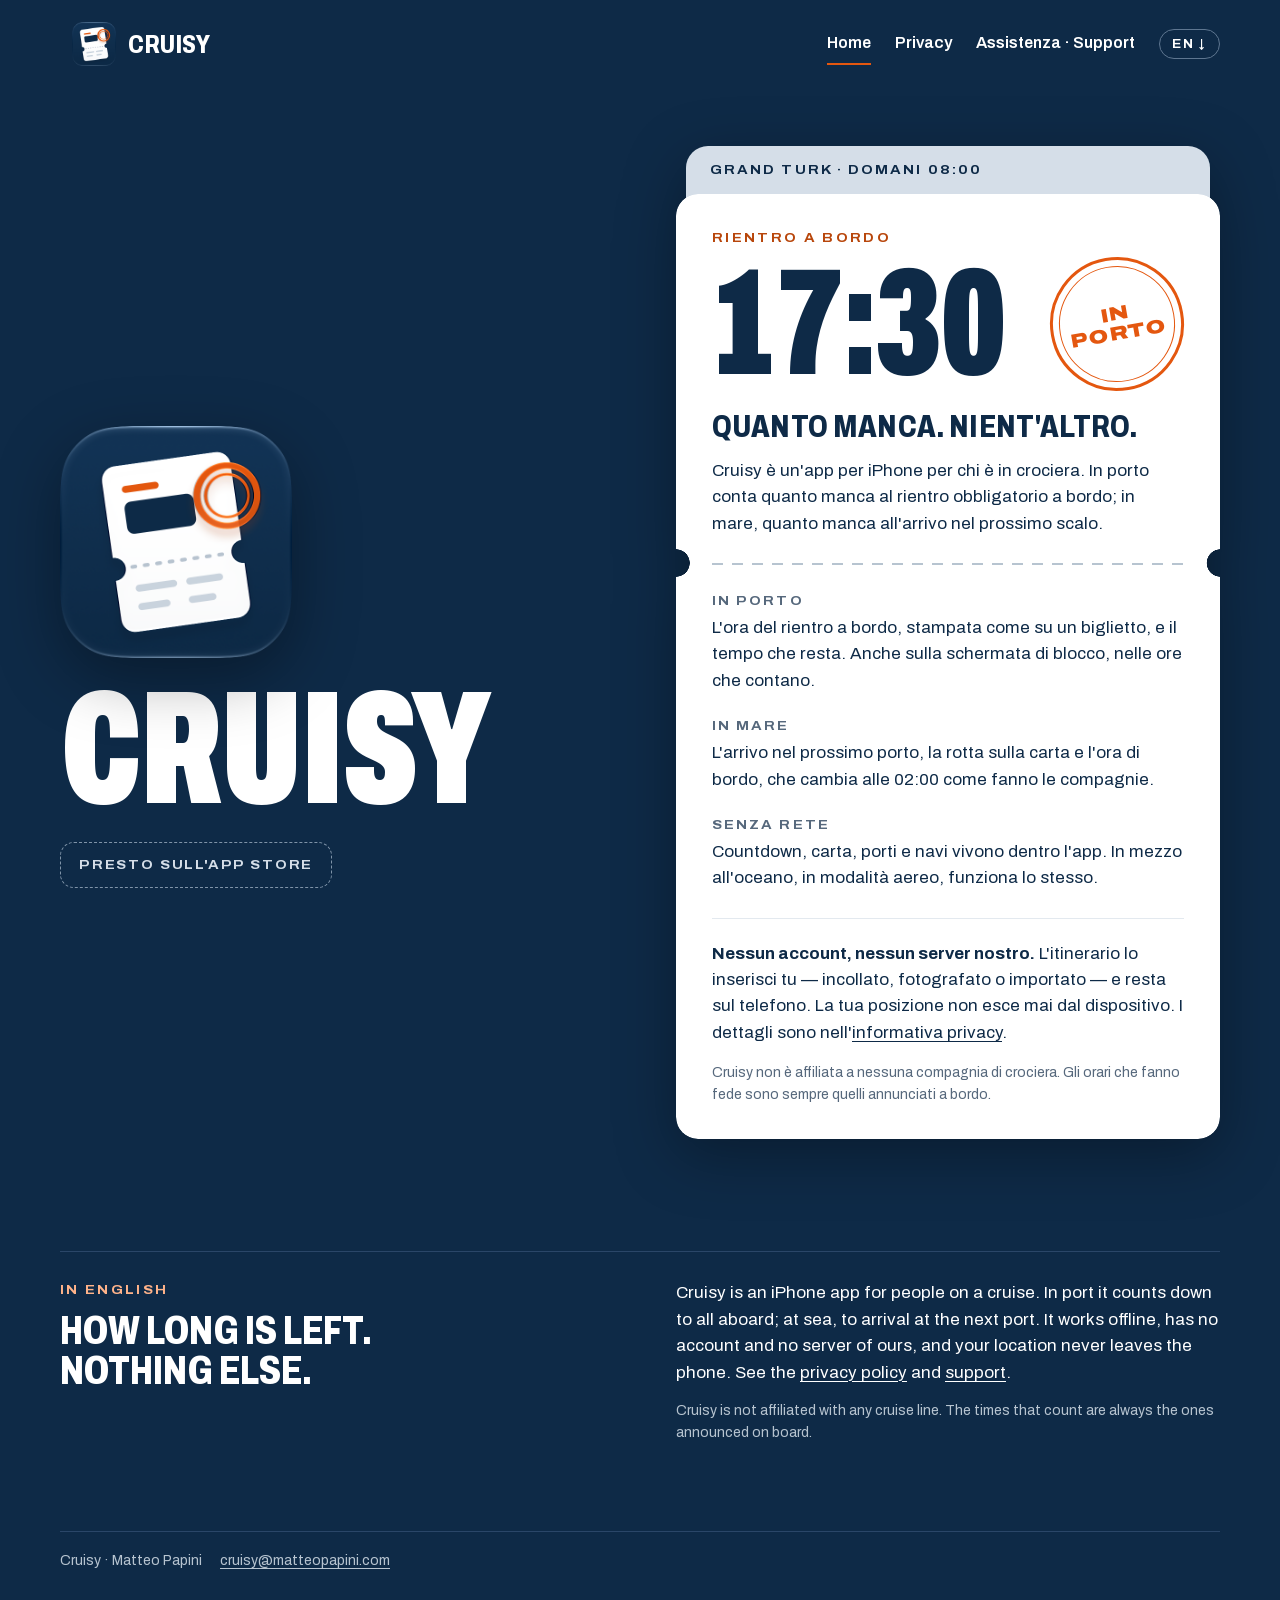
<file: docs/site/index.html>
<!doctype html>
<html lang="it">
<head>
<meta charset="utf-8">
<meta name="viewport" content="width=device-width, initial-scale=1">
<meta name="color-scheme" content="light dark">
<meta name="theme-color" content="#0E2A47" media="(prefers-color-scheme: light)">
<meta name="theme-color" content="#0A0E13" media="(prefers-color-scheme: dark)">
<title>Cruisy · Quanto manca</title>
<meta name="description" content="Cruisy conta quanto manca al rientro a bordo e all'arrivo nel prossimo porto. Funziona senza rete, senza account, e la tua posizione resta sul telefono.">
<link rel="icon" href="img/cruisy-icona.png">
<link rel="stylesheet" href="stile.css">
</head>
<body>
<div style="container-type:inline-size;background:light-dark(#0E2A47,#0A0E13);color:light-dark(#FFFFFF,#F2F5F8);font-family:Archivo,system-ui,sans-serif;font-size:1.0625rem;line-height:1.55;-webkit-font-smoothing:antialiased">
<div style="max-width:1160px;margin:0 auto;padding:0 clamp(16px,5cqi,48px) 40px">

<header style="display:flex;flex-wrap:wrap;align-items:center;justify-content:space-between;gap:12px 32px;padding:22px 0 8px">
  <a href="./" style="display:flex;align-items:center;gap:12px;text-decoration:none">
    <picture style="display:contents"><source srcset="img/cruisy-icona-scura.png" media="(prefers-color-scheme: dark)"><img src="img/cruisy-icona.png" alt="" width="44" height="44" style="display:block;width:44px;height:44px"></picture>
    <span style="font-stretch:75%;font-weight:800;font-size:1.625rem;letter-spacing:.02em;text-transform:uppercase;line-height:1">Cruisy</span>
  </a>
  <nav aria-label="Pagine" style="display:flex;flex-wrap:wrap;align-items:center;gap:4px 24px;font-weight:600;font-size:1rem">
    <a href="./" aria-current="page" style="text-decoration:none;padding:8px 0;border-bottom:2px solid light-dark(#E4570F,#F07A3A)">Home</a>
    <a href="privacy.html" style="text-decoration:none;padding:8px 0;border-bottom:2px solid transparent">Privacy</a>
    <a href="assistenza.html" style="text-decoration:none;padding:8px 0;border-bottom:2px solid transparent">Assistenza · Support</a>
    <a href="#english" lang="en" style="text-decoration:none;padding:5px 12px;border:1.5px solid light-dark(#5E7690,#3A4B60);border-radius:999px;font-stretch:112%;font-weight:700;font-size:.75rem;letter-spacing:.14em">EN ↓</a>
  </nav>
</header>

<main>
<section style="display:grid;grid-template-columns:repeat(auto-fit,minmax(min(100%,400px),1fr));gap:clamp(40px,6cqi,72px);align-items:center;padding:clamp(28px,6cqi,72px) 0 0">

  <div style="display:flex;flex-direction:column;align-items:flex-start;gap:clamp(18px,2.4cqi,28px)">
    <picture style="display:contents"><source srcset="img/cruisy-icona-scura.png" media="(prefers-color-scheme: dark)"><img src="img/cruisy-icona.png" alt="L'icona di Cruisy: un biglietto d'imbarco con un timbro" width="232" height="232" style="display:block;width:clamp(120px,19cqi,232px);height:auto;filter:drop-shadow(0 20px 32px rgba(0,0,0,.35))"></picture>
    <p style="margin:0;font-stretch:62%;font-weight:900;font-size:clamp(5rem,15cqi,10rem);line-height:.8;text-transform:uppercase;letter-spacing:-.005em">Cruisy</p>
    <div role="note" style="display:flex;align-items:center;gap:12px;padding:12px 18px;border:1.5px dashed light-dark(#7F93A8,#51647B);border-radius:14px;color:light-dark(#D5DEE8,#B4C0CD)">
      <span style="font-stretch:112%;font-weight:700;font-size:.8125rem;letter-spacing:.14em;text-transform:uppercase">Presto sull'App Store</span>
    </div>
  </div>

  <div style="justify-self:end;width:100%;max-width:600px;filter:drop-shadow(0 16px 30px rgba(0,0,0,.32))">
    <div aria-hidden="true" style="margin:0 10px -26px;padding:14px 24px 40px;border-radius:22px 22px 0 0;background:light-dark(#D5DEE8,#19273A);color:light-dark(#0E2A47,#E1E7EE);font-stretch:112%;font-weight:700;font-size:.8125rem;letter-spacing:.16em;text-transform:uppercase;white-space:nowrap;overflow:hidden;text-overflow:ellipsis">Grand Turk · Domani 08:00</div>

    <div style="position:relative;background:light-dark(#FFFFFF,#253A55);color:light-dark(#0E2A47,#F2F5F8);border-radius:22px 22px 0 0;padding:clamp(22px,4cqi,34px) clamp(20px,4cqi,36px) 26px;-webkit-mask:radial-gradient(circle 14px at 0 100%,#0000 13.5px,#000 14px) 0 0/51% 100% no-repeat,radial-gradient(circle 14px at 100% 100%,#0000 13.5px,#000 14px) 100% 0/51% 100% no-repeat;mask:radial-gradient(circle 14px at 0 100%,#0000 13.5px,#000 14px) 0 0/51% 100% no-repeat,radial-gradient(circle 14px at 100% 100%,#0000 13.5px,#000 14px) 100% 0/51% 100% no-repeat">
      <p style="margin:0;color:light-dark(#B8460B,#FF9B63);font-stretch:112%;font-weight:700;font-size:.8125rem;letter-spacing:.18em;text-transform:uppercase">Rientro a bordo</p>
      <div style="display:flex;flex-wrap:wrap;align-items:center;justify-content:space-between;gap:8px 16px">
        <p aria-hidden="true" style="margin:0;font-stretch:62%;font-weight:900;font-size:clamp(5.5rem,15cqi,9.5rem);line-height:1;letter-spacing:-.01em;font-variant-numeric:tabular-nums">17:30</p>
        <div aria-hidden="true" style="flex:none;width:clamp(92px,11cqi,128px);aspect-ratio:1;border-radius:50%;border:3px solid light-dark(#E4570F,#F07A3A);outline:1.5px solid light-dark(#E4570F,#F07A3A);outline-offset:-10px;display:grid;place-items:center;transform:rotate(-10deg);color:light-dark(#E4570F,#F07A3A);text-align:center;font-stretch:125%;font-weight:900;font-size:clamp(.95rem,1.6cqi,1.2rem);line-height:1.05;letter-spacing:.08em;text-transform:uppercase">In<br>porto</div>
      </div>
      <h1 style="margin:10px 0 0;font-stretch:75%;font-weight:800;font-size:clamp(1.5rem,2.6cqi,2rem);line-height:1.05;text-transform:uppercase;letter-spacing:.005em;text-wrap:balance">Quanto manca. Nient'altro.</h1>
      <p style="margin:14px 0 0;max-width:46ch;text-wrap:pretty">Cruisy è un'app per iPhone per chi è in crociera. In porto conta quanto manca al rientro obbligatorio a bordo; in mare, quanto manca all'arrivo nel prossimo scalo.</p>
    </div>

    <div style="background:light-dark(#FFFFFF,#253A55);color:light-dark(#0E2A47,#F2F5F8);border-radius:0 0 22px 22px;padding:0 clamp(20px,4cqi,36px) clamp(24px,4cqi,34px);-webkit-mask:radial-gradient(circle 14px at 0 0,#0000 13.5px,#000 14px) 0 0/51% 100% no-repeat,radial-gradient(circle 14px at 100% 0,#0000 13.5px,#000 14px) 100% 0/51% 100% no-repeat;mask:radial-gradient(circle 14px at 0 0,#0000 13.5px,#000 14px) 0 0/51% 100% no-repeat,radial-gradient(circle 14px at 100% 0,#0000 13.5px,#000 14px) 100% 0/51% 100% no-repeat">
      <div aria-hidden="true" style="height:2px;background:repeating-linear-gradient(90deg,light-dark(#B7C4D0,#4E6583) 0 11px,transparent 11px 20px)"></div>
      <div style="display:grid;gap:22px;padding-top:26px">
        <div style="display:grid;gap:4px">
          <h3 style="margin:0;color:light-dark(#56687C,#9FB0C3);font-stretch:112%;font-weight:700;font-size:.8125rem;letter-spacing:.16em;text-transform:uppercase">In porto</h3>
          <p style="margin:0;text-wrap:pretty">L'ora del rientro a bordo, stampata come su un biglietto, e il tempo che resta. Anche sulla schermata di blocco, nelle ore che contano.</p>
        </div>
        <div style="display:grid;gap:4px">
          <h3 style="margin:0;color:light-dark(#56687C,#9FB0C3);font-stretch:112%;font-weight:700;font-size:.8125rem;letter-spacing:.16em;text-transform:uppercase">In mare</h3>
          <p style="margin:0;text-wrap:pretty">L'arrivo nel prossimo porto, la rotta sulla carta e l'ora di bordo, che cambia alle 02:00 come fanno le compagnie.</p>
        </div>
        <div style="display:grid;gap:4px">
          <h3 style="margin:0;color:light-dark(#56687C,#9FB0C3);font-stretch:112%;font-weight:700;font-size:.8125rem;letter-spacing:.16em;text-transform:uppercase">Senza rete</h3>
          <p style="margin:0;text-wrap:pretty">Countdown, carta, porti e navi vivono dentro l'app. In mezzo all'oceano, in modalità aereo, funziona lo stesso.</p>
        </div>
      </div>
      <div style="margin-top:26px;padding-top:22px;border-top:1px solid light-dark(#E3E9EF,#35496A)">
        <p style="margin:0;text-wrap:pretty"><strong>Nessun account, nessun server nostro.</strong> L'itinerario lo inserisci tu — incollato, fotografato o importato — e resta sul telefono. La tua posizione non esce mai dal dispositivo. I dettagli sono nell'<a href="privacy.html">informativa privacy</a>.</p>
        <p style="margin:16px 0 0;color:light-dark(#56687C,#9FB0C3);font-size:.875rem;text-wrap:pretty">Cruisy non è affiliata a nessuna compagnia di crociera. Gli orari che fanno fede sono sempre quelli annunciati a bordo.</p>
      </div>
    </div>
  </div>
</section>

<section id="english" lang="en" style="margin-top:clamp(56px,9cqi,112px);padding-top:28px;border-top:1px solid light-dark(#2A4668,#1F2A38);display:grid;grid-template-columns:repeat(auto-fit,minmax(min(100%,400px),1fr));gap:12px clamp(40px,6cqi,72px)">
  <div style="display:grid;gap:10px;align-content:start">
    <p style="margin:0;color:light-dark(#FFB38A,#FF9B63);font-stretch:112%;font-weight:700;font-size:.8125rem;letter-spacing:.18em;text-transform:uppercase">In English</p>
    <h2 style="margin:0;font-stretch:75%;font-weight:800;font-size:clamp(1.75rem,3.4cqi,2.5rem);line-height:1.02;text-transform:uppercase;text-wrap:balance">How long is left. Nothing else.</h2>
  </div>
  <div style="max-width:600px;justify-self:end;width:100%">
    <p style="margin:0;text-wrap:pretty">Cruisy is an iPhone app for people on a cruise. In port it counts down to all aboard; at sea, to arrival at the next port. It works offline, has no account and no server of ours, and your location never leaves the phone. See the <a href="privacy.html#english">privacy policy</a> and <a href="assistenza.html#english">support</a>.</p>
    <p style="margin:14px 0 0;color:light-dark(#B7C4D0,#9AA7B6);font-size:.875rem;text-wrap:pretty">Cruisy is not affiliated with any cruise line. The times that count are always the ones announced on board.</p>
  </div>
</section>
</main>

<footer style="margin-top:clamp(48px,7cqi,88px);padding-top:18px;border-top:1px solid light-dark(#2A4668,#1F2A38);display:flex;flex-wrap:wrap;gap:6px 18px;color:light-dark(#B7C4D0,#9AA7B6);font-size:.875rem">
  <span>Cruisy · Matteo Papini</span>
  <a href="mailto:cruisy@matteopapini.com">cruisy@matteopapini.com</a>
</footer>
</div>
</div>
</body>
</html>
</file>
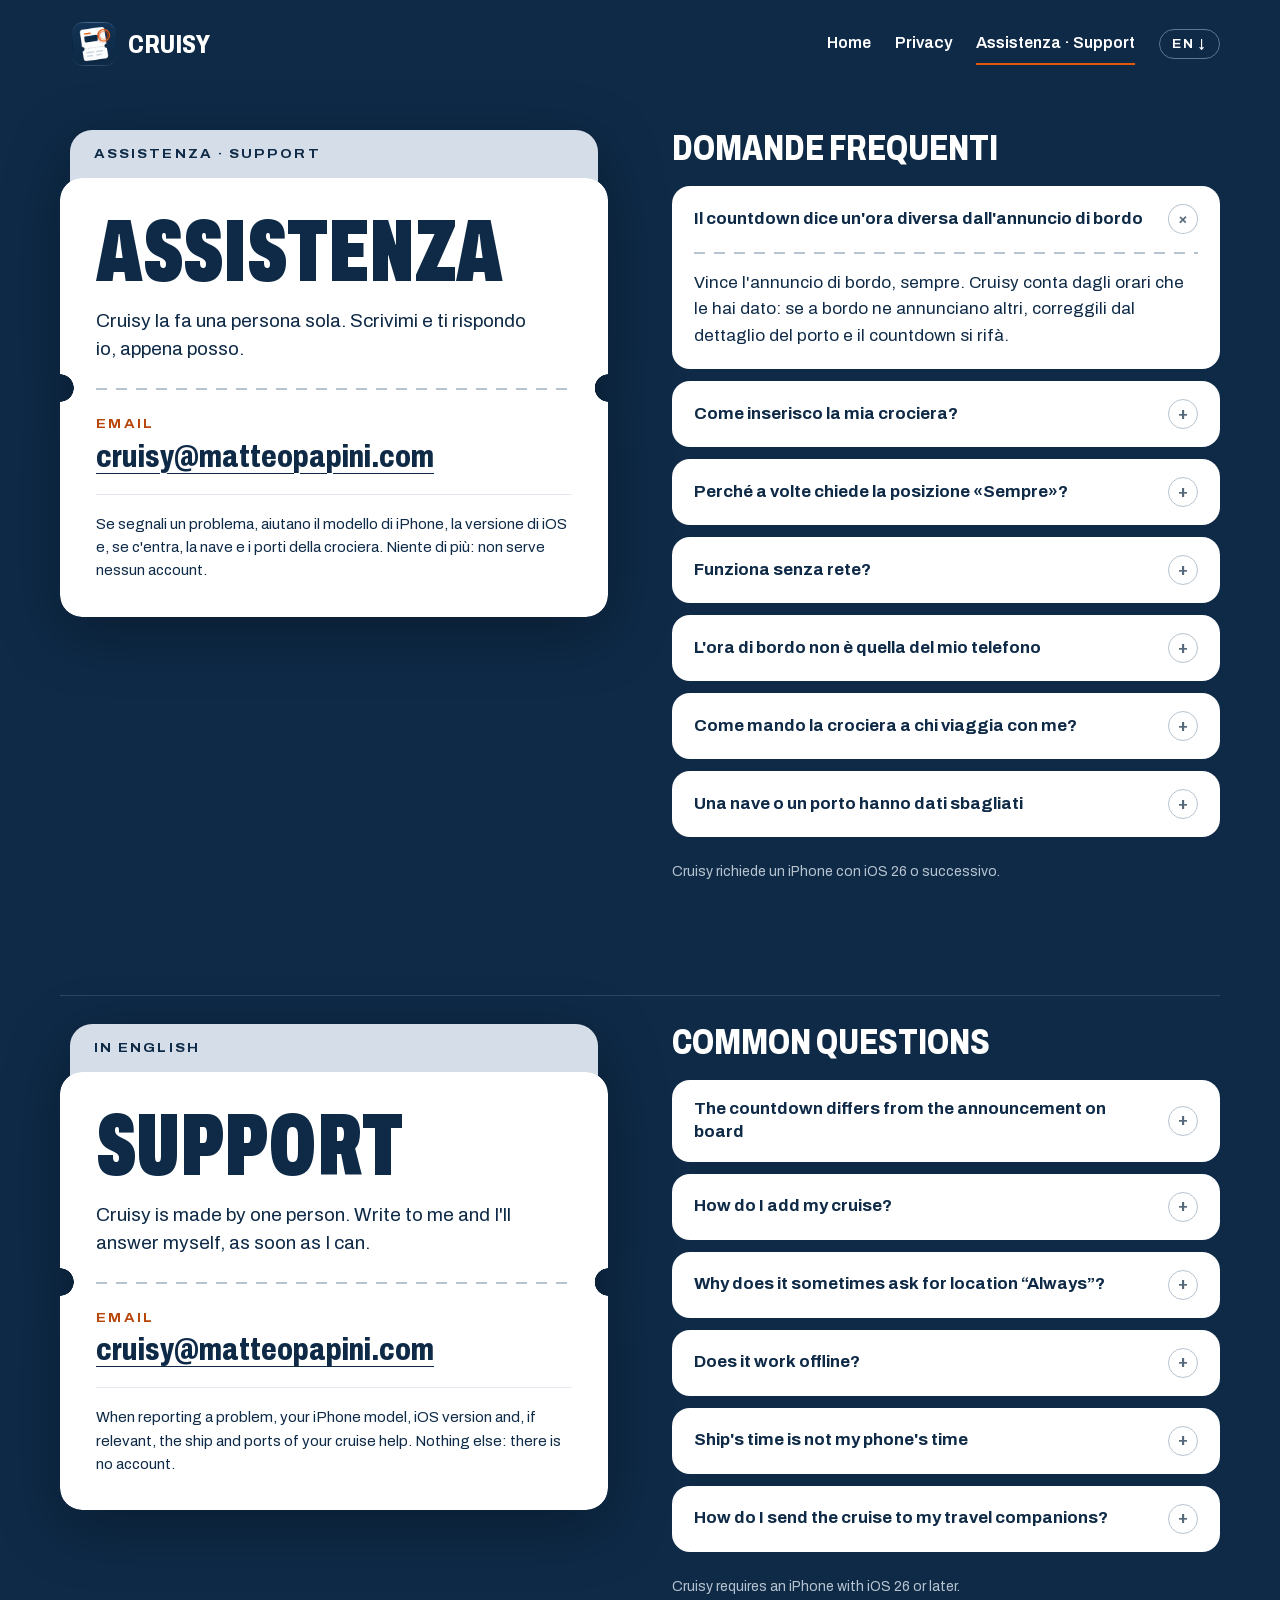
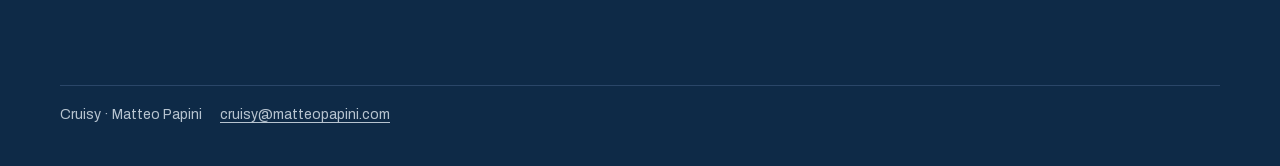
<file: docs/site/assistenza.html>
<!doctype html>
<html lang="it">
<head>
<meta charset="utf-8">
<meta name="viewport" content="width=device-width, initial-scale=1">
<meta name="color-scheme" content="light dark">
<meta name="theme-color" content="#0E2A47" media="(prefers-color-scheme: light)">
<meta name="theme-color" content="#0A0E13" media="(prefers-color-scheme: dark)">
<title>Cruisy · Assistenza</title>
<meta name="description" content="Assistenza e domande frequenti su Cruisy.">
<link rel="icon" href="img/cruisy-icona.png">
<link rel="stylesheet" href="stile.css">
</head>
<body>
<div style="container-type:inline-size;background:light-dark(#0E2A47,#0A0E13);color:light-dark(#FFFFFF,#F2F5F8);font-family:Archivo,system-ui,sans-serif;font-size:1.0625rem;line-height:1.55;-webkit-font-smoothing:antialiased">
<div style="max-width:1160px;margin:0 auto;padding:0 clamp(16px,5cqi,48px) 40px">

<header style="display:flex;flex-wrap:wrap;align-items:center;justify-content:space-between;gap:12px 32px;padding:22px 0 8px">
  <a href="./" style="display:flex;align-items:center;gap:12px;text-decoration:none">
    <picture style="display:contents"><source srcset="img/cruisy-icona-scura.png" media="(prefers-color-scheme: dark)"><img src="img/cruisy-icona.png" alt="" width="44" height="44" style="display:block;width:44px;height:44px"></picture>
    <span style="font-stretch:75%;font-weight:800;font-size:1.625rem;letter-spacing:.02em;text-transform:uppercase;line-height:1">Cruisy</span>
  </a>
  <nav aria-label="Pagine" style="display:flex;flex-wrap:wrap;align-items:center;gap:4px 24px;font-weight:600;font-size:1rem">
    <a href="./" style="text-decoration:none;padding:8px 0;border-bottom:2px solid transparent">Home</a>
    <a href="privacy.html" style="text-decoration:none;padding:8px 0;border-bottom:2px solid transparent">Privacy</a>
    <a href="assistenza.html" aria-current="page" style="text-decoration:none;padding:8px 0;border-bottom:2px solid light-dark(#E4570F,#F07A3A)">Assistenza · Support</a>
    <a href="#english" lang="en" style="text-decoration:none;padding:5px 12px;border:1.5px solid light-dark(#5E7690,#3A4B60);border-radius:999px;font-stretch:112%;font-weight:700;font-size:.75rem;letter-spacing:.14em">EN ↓</a>
  </nav>
</header>

<main style="display:grid;gap:clamp(56px,9cqi,112px);padding-top:clamp(20px,5cqi,56px)">

<section style="display:grid;grid-template-columns:repeat(auto-fit,minmax(min(100%,380px),1fr));gap:40px clamp(32px,5cqi,64px);align-items:start">
  <div style="filter:drop-shadow(0 16px 30px rgba(0,0,0,.3))">
    <div aria-hidden="true" style="margin:0 10px -26px;padding:14px 24px 40px;border-radius:22px 22px 0 0;background:light-dark(#D5DEE8,#19273A);color:light-dark(#0E2A47,#E1E7EE);font-stretch:112%;font-weight:700;font-size:.8125rem;letter-spacing:.16em;text-transform:uppercase;white-space:nowrap;overflow:hidden;text-overflow:ellipsis">Assistenza · Support</div>
    <div style="background:light-dark(#FFFFFF,#253A55);color:light-dark(#0E2A47,#F2F5F8);border-radius:22px 22px 0 0;padding:clamp(22px,4cqi,34px) clamp(20px,4cqi,36px) 26px;-webkit-mask:radial-gradient(circle 14px at 0 100%,#0000 13.5px,#000 14px) 0 0/51% 100% no-repeat,radial-gradient(circle 14px at 100% 100%,#0000 13.5px,#000 14px) 100% 0/51% 100% no-repeat;mask:radial-gradient(circle 14px at 0 100%,#0000 13.5px,#000 14px) 0 0/51% 100% no-repeat,radial-gradient(circle 14px at 100% 100%,#0000 13.5px,#000 14px) 100% 0/51% 100% no-repeat">
      <h1 style="margin:0;font-stretch:62%;font-weight:900;font-size:clamp(3.25rem,8cqi,5.5rem);line-height:.9;text-transform:uppercase">Assistenza</h1>
      <p style="margin:16px 0 0;max-width:40ch;font-size:1.1875rem;line-height:1.45;text-wrap:pretty">Cruisy la fa una persona sola. Scrivimi e ti rispondo io, appena posso.</p>
    </div>
    <div style="background:light-dark(#FFFFFF,#253A55);color:light-dark(#0E2A47,#F2F5F8);border-radius:0 0 22px 22px;padding:0 clamp(20px,4cqi,36px) clamp(24px,4cqi,34px);-webkit-mask:radial-gradient(circle 14px at 0 0,#0000 13.5px,#000 14px) 0 0/51% 100% no-repeat,radial-gradient(circle 14px at 100% 0,#0000 13.5px,#000 14px) 100% 0/51% 100% no-repeat;mask:radial-gradient(circle 14px at 0 0,#0000 13.5px,#000 14px) 0 0/51% 100% no-repeat,radial-gradient(circle 14px at 100% 0,#0000 13.5px,#000 14px) 100% 0/51% 100% no-repeat">
      <div aria-hidden="true" style="height:2px;background:repeating-linear-gradient(90deg,light-dark(#B7C4D0,#4E6583) 0 11px,transparent 11px 20px)"></div>
      <p style="margin:24px 0 0;color:light-dark(#B8460B,#FF9B63);font-stretch:112%;font-weight:700;font-size:.8125rem;letter-spacing:.18em;text-transform:uppercase">Email</p>
      <p style="margin:4px 0 0;font-stretch:75%;font-weight:800;font-size:clamp(1.5rem,3cqi,2rem);line-height:1.1;overflow-wrap:anywhere"><a href="mailto:cruisy@matteopapini.com">cruisy@matteopapini.com</a></p>
      <p style="margin:20px 0 0;padding-top:18px;border-top:1px solid light-dark(#E3E9EF,#35496A);font-size:.9375rem;text-wrap:pretty">Se segnali un problema, aiutano il modello di iPhone, la versione di iOS e, se c'entra, la nave e i porti della crociera. Niente di più: non serve nessun account.</p>
    </div>
  </div>

  <div style="display:grid;gap:12px">
    <h2 style="margin:0 0 8px;font-stretch:75%;font-weight:800;font-size:clamp(1.75rem,3cqi,2.25rem);line-height:1;text-transform:uppercase">Domande frequenti</h2>
    <details open style="background:light-dark(#FFFFFF,#253A55);color:light-dark(#0E2A47,#F2F5F8);border-radius:18px">
      <summary style="list-style:none;cursor:pointer;display:flex;align-items:center;justify-content:space-between;gap:16px;padding:18px 22px;font-weight:700;line-height:1.35"><h3 style="margin:0;font:inherit">Il countdown dice un'ora diversa dall'annuncio di bordo</h3><span aria-hidden="true" style="flex:none;width:28px;height:28px;border-radius:50%;border:1.5px solid light-dark(#B7C4D0,#4E6583);display:grid;place-items:center;color:light-dark(#56687C,#9FB0C3);font-weight:600">+</span></summary>
      <div style="padding:0 22px 20px"><div aria-hidden="true" style="height:2px;background:repeating-linear-gradient(90deg,light-dark(#B7C4D0,#4E6583) 0 11px,transparent 11px 20px)"></div><p style="margin:16px 0 0;text-wrap:pretty">Vince l'annuncio di bordo, sempre. Cruisy conta dagli orari che le hai dato: se a bordo ne annunciano altri, correggili dal dettaglio del porto e il countdown si rifà.</p></div>
    </details>
    <details style="background:light-dark(#FFFFFF,#253A55);color:light-dark(#0E2A47,#F2F5F8);border-radius:18px">
      <summary style="list-style:none;cursor:pointer;display:flex;align-items:center;justify-content:space-between;gap:16px;padding:18px 22px;font-weight:700;line-height:1.35"><h3 style="margin:0;font:inherit">Come inserisco la mia crociera?</h3><span aria-hidden="true" style="flex:none;width:28px;height:28px;border-radius:50%;border:1.5px solid light-dark(#B7C4D0,#4E6583);display:grid;place-items:center;color:light-dark(#56687C,#9FB0C3);font-weight:600">+</span></summary>
      <div style="padding:0 22px 20px"><div aria-hidden="true" style="height:2px;background:repeating-linear-gradient(90deg,light-dark(#B7C4D0,#4E6583) 0 11px,transparent 11px 20px)"></div><p style="margin:16px 0 0;text-wrap:pretty">Dall'Itinerario: incolla l'email di conferma, fotografa il programma di bordo o importa un file. Cruisy ne ricava l'itinerario e te lo fa controllare prima di salvarlo. Il controllo non si salta: un orario letto male qui è il modo più facile di perdere la nave.</p></div>
    </details>
    <details style="background:light-dark(#FFFFFF,#253A55);color:light-dark(#0E2A47,#F2F5F8);border-radius:18px">
      <summary style="list-style:none;cursor:pointer;display:flex;align-items:center;justify-content:space-between;gap:16px;padding:18px 22px;font-weight:700;line-height:1.35"><h3 style="margin:0;font:inherit">Perché a volte chiede la posizione «Sempre»?</h3><span aria-hidden="true" style="flex:none;width:28px;height:28px;border-radius:50%;border:1.5px solid light-dark(#B7C4D0,#4E6583);display:grid;place-items:center;color:light-dark(#56687C,#9FB0C3);font-weight:600">+</span></summary>
      <div style="padding:0 22px 20px"><div aria-hidden="true" style="height:2px;background:repeating-linear-gradient(90deg,light-dark(#B7C4D0,#4E6583) 0 11px,transparent 11px 20px)"></div><p style="margin:16px 0 0;text-wrap:pretty">Solo se accendi la registrazione della rotta nelle Impostazioni: serve a disegnare la traversata nel Diario anche col telefono in tasca. È spenta di serie, si spegne da sola a fine crociera, e la posizione non esce mai dal telefono.</p></div>
    </details>
    <details style="background:light-dark(#FFFFFF,#253A55);color:light-dark(#0E2A47,#F2F5F8);border-radius:18px">
      <summary style="list-style:none;cursor:pointer;display:flex;align-items:center;justify-content:space-between;gap:16px;padding:18px 22px;font-weight:700;line-height:1.35"><h3 style="margin:0;font:inherit">Funziona senza rete?</h3><span aria-hidden="true" style="flex:none;width:28px;height:28px;border-radius:50%;border:1.5px solid light-dark(#B7C4D0,#4E6583);display:grid;place-items:center;color:light-dark(#56687C,#9FB0C3);font-weight:600">+</span></summary>
      <div style="padding:0 22px 20px"><div aria-hidden="true" style="height:2px;background:repeating-linear-gradient(90deg,light-dark(#B7C4D0,#4E6583) 0 11px,transparent 11px 20px)"></div><p style="margin:16px 0 0;text-wrap:pretty">Sì. Countdown, carta, porti, navi e ora di bordo funzionano anche in modalità aereo. Senza rete mancano solo le cose facoltative: meteo, foto di navi e porti, satellite.</p></div>
    </details>
    <details style="background:light-dark(#FFFFFF,#253A55);color:light-dark(#0E2A47,#F2F5F8);border-radius:18px">
      <summary style="list-style:none;cursor:pointer;display:flex;align-items:center;justify-content:space-between;gap:16px;padding:18px 22px;font-weight:700;line-height:1.35"><h3 style="margin:0;font:inherit">L'ora di bordo non è quella del mio telefono</h3><span aria-hidden="true" style="flex:none;width:28px;height:28px;border-radius:50%;border:1.5px solid light-dark(#B7C4D0,#4E6583);display:grid;place-items:center;color:light-dark(#56687C,#9FB0C3);font-weight:600">+</span></summary>
      <div style="padding:0 22px 20px"><div aria-hidden="true" style="height:2px;background:repeating-linear-gradient(90deg,light-dark(#B7C4D0,#4E6583) 0 11px,transparent 11px 20px)"></div><p style="margin:16px 0 0;text-wrap:pretty">È voluto: le navi tengono la loro ora e la cambiano di notte, alle 02:00. Cruisy mostra sempre l'ora di bordo e ti dice di quanto il telefono è avanti o indietro.</p></div>
    </details>
    <details style="background:light-dark(#FFFFFF,#253A55);color:light-dark(#0E2A47,#F2F5F8);border-radius:18px">
      <summary style="list-style:none;cursor:pointer;display:flex;align-items:center;justify-content:space-between;gap:16px;padding:18px 22px;font-weight:700;line-height:1.35"><h3 style="margin:0;font:inherit">Come mando la crociera a chi viaggia con me?</h3><span aria-hidden="true" style="flex:none;width:28px;height:28px;border-radius:50%;border:1.5px solid light-dark(#B7C4D0,#4E6583);display:grid;place-items:center;color:light-dark(#56687C,#9FB0C3);font-weight:600">+</span></summary>
      <div style="padding:0 22px 20px"><div aria-hidden="true" style="height:2px;background:repeating-linear-gradient(90deg,light-dark(#B7C4D0,#4E6583) 0 11px,transparent 11px 20px)"></div><p style="margin:16px 0 0;text-wrap:pretty">Impostazioni › Condividi la crociera: la salvi come file e la mandi con AirDrop, messaggio o email. Chi la riceve la apre e ce l'ha. AirDrop funziona anche in mezzo al mare, senza rete.</p></div>
    </details>
    <details style="background:light-dark(#FFFFFF,#253A55);color:light-dark(#0E2A47,#F2F5F8);border-radius:18px">
      <summary style="list-style:none;cursor:pointer;display:flex;align-items:center;justify-content:space-between;gap:16px;padding:18px 22px;font-weight:700;line-height:1.35"><h3 style="margin:0;font:inherit">Una nave o un porto hanno dati sbagliati</h3><span aria-hidden="true" style="flex:none;width:28px;height:28px;border-radius:50%;border:1.5px solid light-dark(#B7C4D0,#4E6583);display:grid;place-items:center;color:light-dark(#56687C,#9FB0C3);font-weight:600">+</span></summary>
      <div style="padding:0 22px 20px"><div aria-hidden="true" style="height:2px;background:repeating-linear-gradient(90deg,light-dark(#B7C4D0,#4E6583) 0 11px,transparent 11px 20px)"></div><p style="margin:16px 0 0;text-wrap:pretty">Scrivimi con il nome e, per un porto, dove si trova: l'elenco si corregge nella versione successiva.</p></div>
    </details>
    <p style="margin:12px 0 0;color:light-dark(#B7C4D0,#9AA7B6);font-size:.875rem">Cruisy richiede un iPhone con iOS 26 o successivo.</p>
  </div>
</section>

<section id="english" lang="en" style="display:grid;grid-template-columns:repeat(auto-fit,minmax(min(100%,380px),1fr));gap:40px clamp(32px,5cqi,64px);align-items:start;padding-top:28px;border-top:1px solid light-dark(#2A4668,#1F2A38)">
  <div style="filter:drop-shadow(0 16px 30px rgba(0,0,0,.3))">
    <div aria-hidden="true" style="margin:0 10px -26px;padding:14px 24px 40px;border-radius:22px 22px 0 0;background:light-dark(#D5DEE8,#19273A);color:light-dark(#0E2A47,#E1E7EE);font-stretch:112%;font-weight:700;font-size:.8125rem;letter-spacing:.16em;text-transform:uppercase;white-space:nowrap;overflow:hidden;text-overflow:ellipsis">In English</div>
    <div style="background:light-dark(#FFFFFF,#253A55);color:light-dark(#0E2A47,#F2F5F8);border-radius:22px 22px 0 0;padding:clamp(22px,4cqi,34px) clamp(20px,4cqi,36px) 26px;-webkit-mask:radial-gradient(circle 14px at 0 100%,#0000 13.5px,#000 14px) 0 0/51% 100% no-repeat,radial-gradient(circle 14px at 100% 100%,#0000 13.5px,#000 14px) 100% 0/51% 100% no-repeat;mask:radial-gradient(circle 14px at 0 100%,#0000 13.5px,#000 14px) 0 0/51% 100% no-repeat,radial-gradient(circle 14px at 100% 100%,#0000 13.5px,#000 14px) 100% 0/51% 100% no-repeat">
      <h1 style="margin:0;font-stretch:62%;font-weight:900;font-size:clamp(3.25rem,8cqi,5.5rem);line-height:.9;text-transform:uppercase">Support</h1>
      <p style="margin:16px 0 0;max-width:40ch;font-size:1.1875rem;line-height:1.45;text-wrap:pretty">Cruisy is made by one person. Write to me and I'll answer myself, as soon as I can.</p>
    </div>
    <div style="background:light-dark(#FFFFFF,#253A55);color:light-dark(#0E2A47,#F2F5F8);border-radius:0 0 22px 22px;padding:0 clamp(20px,4cqi,36px) clamp(24px,4cqi,34px);-webkit-mask:radial-gradient(circle 14px at 0 0,#0000 13.5px,#000 14px) 0 0/51% 100% no-repeat,radial-gradient(circle 14px at 100% 0,#0000 13.5px,#000 14px) 100% 0/51% 100% no-repeat;mask:radial-gradient(circle 14px at 0 0,#0000 13.5px,#000 14px) 0 0/51% 100% no-repeat,radial-gradient(circle 14px at 100% 0,#0000 13.5px,#000 14px) 100% 0/51% 100% no-repeat">
      <div aria-hidden="true" style="height:2px;background:repeating-linear-gradient(90deg,light-dark(#B7C4D0,#4E6583) 0 11px,transparent 11px 20px)"></div>
      <p style="margin:24px 0 0;color:light-dark(#B8460B,#FF9B63);font-stretch:112%;font-weight:700;font-size:.8125rem;letter-spacing:.18em;text-transform:uppercase">Email</p>
      <p style="margin:4px 0 0;font-stretch:75%;font-weight:800;font-size:clamp(1.5rem,3cqi,2rem);line-height:1.1;overflow-wrap:anywhere"><a href="mailto:cruisy@matteopapini.com">cruisy@matteopapini.com</a></p>
      <p style="margin:20px 0 0;padding-top:18px;border-top:1px solid light-dark(#E3E9EF,#35496A);font-size:.9375rem;text-wrap:pretty">When reporting a problem, your iPhone model, iOS version and, if relevant, the ship and ports of your cruise help. Nothing else: there is no account.</p>
    </div>
  </div>

  <div style="display:grid;gap:12px">
    <h2 style="margin:0 0 8px;font-stretch:75%;font-weight:800;font-size:clamp(1.75rem,3cqi,2.25rem);line-height:1;text-transform:uppercase">Common questions</h2>
    <details style="background:light-dark(#FFFFFF,#253A55);color:light-dark(#0E2A47,#F2F5F8);border-radius:18px">
      <summary style="list-style:none;cursor:pointer;display:flex;align-items:center;justify-content:space-between;gap:16px;padding:18px 22px;font-weight:700;line-height:1.35"><h3 style="margin:0;font:inherit">The countdown differs from the announcement on board</h3><span aria-hidden="true" style="flex:none;width:28px;height:28px;border-radius:50%;border:1.5px solid light-dark(#B7C4D0,#4E6583);display:grid;place-items:center;color:light-dark(#56687C,#9FB0C3);font-weight:600">+</span></summary>
      <div style="padding:0 22px 20px"><div aria-hidden="true" style="height:2px;background:repeating-linear-gradient(90deg,light-dark(#B7C4D0,#4E6583) 0 11px,transparent 11px 20px)"></div><p style="margin:16px 0 0;text-wrap:pretty">The announcement on board always wins. Cruisy counts from the times you gave it: if different ones are announced, correct them from the port's detail and the countdown follows.</p></div>
    </details>
    <details style="background:light-dark(#FFFFFF,#253A55);color:light-dark(#0E2A47,#F2F5F8);border-radius:18px">
      <summary style="list-style:none;cursor:pointer;display:flex;align-items:center;justify-content:space-between;gap:16px;padding:18px 22px;font-weight:700;line-height:1.35"><h3 style="margin:0;font:inherit">How do I add my cruise?</h3><span aria-hidden="true" style="flex:none;width:28px;height:28px;border-radius:50%;border:1.5px solid light-dark(#B7C4D0,#4E6583);display:grid;place-items:center;color:light-dark(#56687C,#9FB0C3);font-weight:600">+</span></summary>
      <div style="padding:0 22px 20px"><div aria-hidden="true" style="height:2px;background:repeating-linear-gradient(90deg,light-dark(#B7C4D0,#4E6583) 0 11px,transparent 11px 20px)"></div><p style="margin:16px 0 0;text-wrap:pretty">From the Itinerary: paste the confirmation email, photograph the daily programme or import a file. Cruisy reads the itinerary and asks you to check it before saving. That check cannot be skipped: a time misread here is the easiest way to miss the ship.</p></div>
    </details>
    <details style="background:light-dark(#FFFFFF,#253A55);color:light-dark(#0E2A47,#F2F5F8);border-radius:18px">
      <summary style="list-style:none;cursor:pointer;display:flex;align-items:center;justify-content:space-between;gap:16px;padding:18px 22px;font-weight:700;line-height:1.35"><h3 style="margin:0;font:inherit">Why does it sometimes ask for location “Always”?</h3><span aria-hidden="true" style="flex:none;width:28px;height:28px;border-radius:50%;border:1.5px solid light-dark(#B7C4D0,#4E6583);display:grid;place-items:center;color:light-dark(#56687C,#9FB0C3);font-weight:600">+</span></summary>
      <div style="padding:0 22px 20px"><div aria-hidden="true" style="height:2px;background:repeating-linear-gradient(90deg,light-dark(#B7C4D0,#4E6583) 0 11px,transparent 11px 20px)"></div><p style="margin:16px 0 0;text-wrap:pretty">Only if you turn on route recording in Settings, to draw the crossing in the Logbook with the phone in your pocket. It is off by default, switches off by itself when the cruise ends, and your location never leaves the phone.</p></div>
    </details>
    <details style="background:light-dark(#FFFFFF,#253A55);color:light-dark(#0E2A47,#F2F5F8);border-radius:18px">
      <summary style="list-style:none;cursor:pointer;display:flex;align-items:center;justify-content:space-between;gap:16px;padding:18px 22px;font-weight:700;line-height:1.35"><h3 style="margin:0;font:inherit">Does it work offline?</h3><span aria-hidden="true" style="flex:none;width:28px;height:28px;border-radius:50%;border:1.5px solid light-dark(#B7C4D0,#4E6583);display:grid;place-items:center;color:light-dark(#56687C,#9FB0C3);font-weight:600">+</span></summary>
      <div style="padding:0 22px 20px"><div aria-hidden="true" style="height:2px;background:repeating-linear-gradient(90deg,light-dark(#B7C4D0,#4E6583) 0 11px,transparent 11px 20px)"></div><p style="margin:16px 0 0;text-wrap:pretty">Yes. Countdowns, chart, ports, ships and ship's time all work in airplane mode. Without a connection only the optional extras are missing: weather, ship and port photos, satellite.</p></div>
    </details>
    <details style="background:light-dark(#FFFFFF,#253A55);color:light-dark(#0E2A47,#F2F5F8);border-radius:18px">
      <summary style="list-style:none;cursor:pointer;display:flex;align-items:center;justify-content:space-between;gap:16px;padding:18px 22px;font-weight:700;line-height:1.35"><h3 style="margin:0;font:inherit">Ship's time is not my phone's time</h3><span aria-hidden="true" style="flex:none;width:28px;height:28px;border-radius:50%;border:1.5px solid light-dark(#B7C4D0,#4E6583);display:grid;place-items:center;color:light-dark(#56687C,#9FB0C3);font-weight:600">+</span></summary>
      <div style="padding:0 22px 20px"><div aria-hidden="true" style="height:2px;background:repeating-linear-gradient(90deg,light-dark(#B7C4D0,#4E6583) 0 11px,transparent 11px 20px)"></div><p style="margin:16px 0 0;text-wrap:pretty">That is on purpose: ships keep their own time and change it at night, at 02:00. Cruisy always shows ship's time and tells you how far ahead or behind your phone is.</p></div>
    </details>
    <details style="background:light-dark(#FFFFFF,#253A55);color:light-dark(#0E2A47,#F2F5F8);border-radius:18px">
      <summary style="list-style:none;cursor:pointer;display:flex;align-items:center;justify-content:space-between;gap:16px;padding:18px 22px;font-weight:700;line-height:1.35"><h3 style="margin:0;font:inherit">How do I send the cruise to my travel companions?</h3><span aria-hidden="true" style="flex:none;width:28px;height:28px;border-radius:50%;border:1.5px solid light-dark(#B7C4D0,#4E6583);display:grid;place-items:center;color:light-dark(#56687C,#9FB0C3);font-weight:600">+</span></summary>
      <div style="padding:0 22px 20px"><div aria-hidden="true" style="height:2px;background:repeating-linear-gradient(90deg,light-dark(#B7C4D0,#4E6583) 0 11px,transparent 11px 20px)"></div><p style="margin:16px 0 0;text-wrap:pretty">Settings › Share the cruise: save it as a file and send it by AirDrop, message or email. Whoever receives it opens it and has it. AirDrop works at sea too, with no connection.</p></div>
    </details>
    <p style="margin:12px 0 0;color:light-dark(#B7C4D0,#9AA7B6);font-size:.875rem">Cruisy requires an iPhone with iOS 26 or later.</p>
  </div>
</section>
</main>

<footer style="margin-top:clamp(48px,7cqi,88px);padding-top:18px;border-top:1px solid light-dark(#2A4668,#1F2A38);display:flex;flex-wrap:wrap;gap:6px 18px;color:light-dark(#B7C4D0,#9AA7B6);font-size:.875rem">
  <span>Cruisy · Matteo Papini</span>
  <a href="mailto:cruisy@matteopapini.com">cruisy@matteopapini.com</a>
</footer>
</div>
</div>
</body>
</html>
</file>
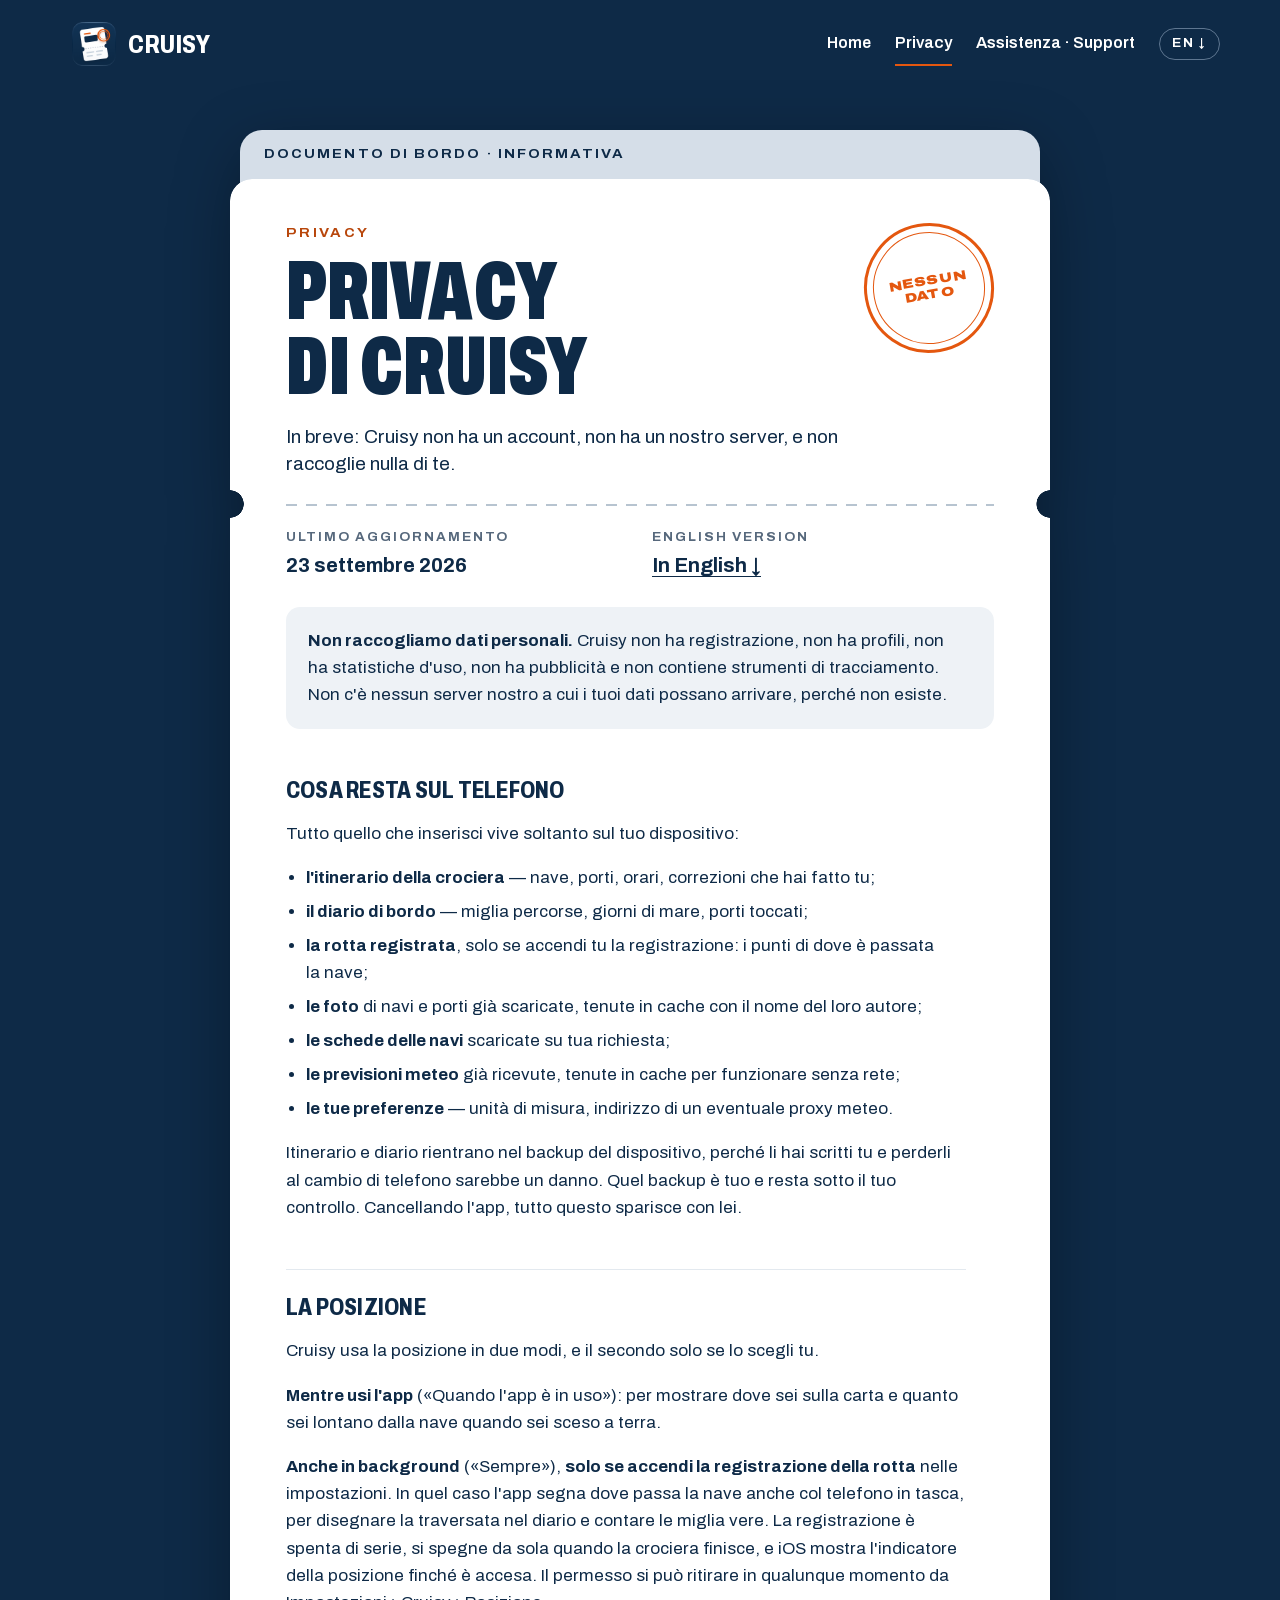
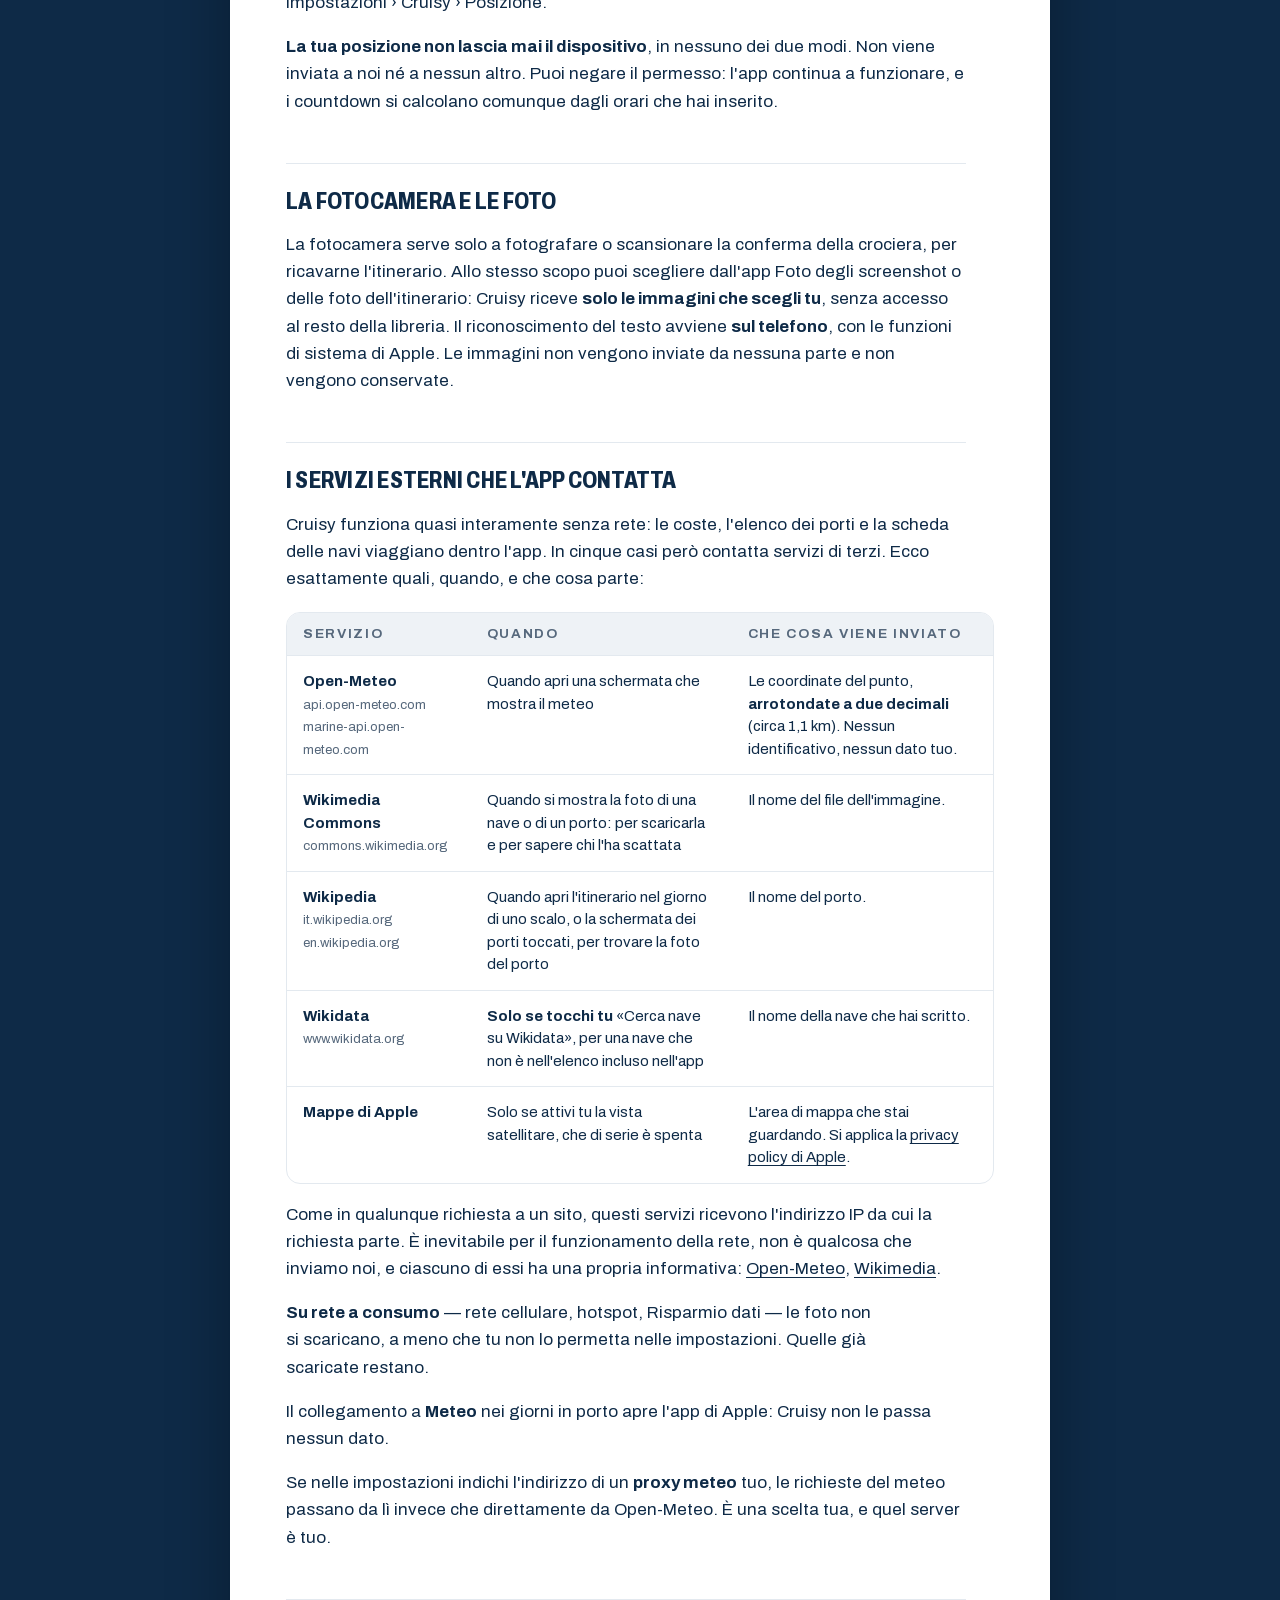
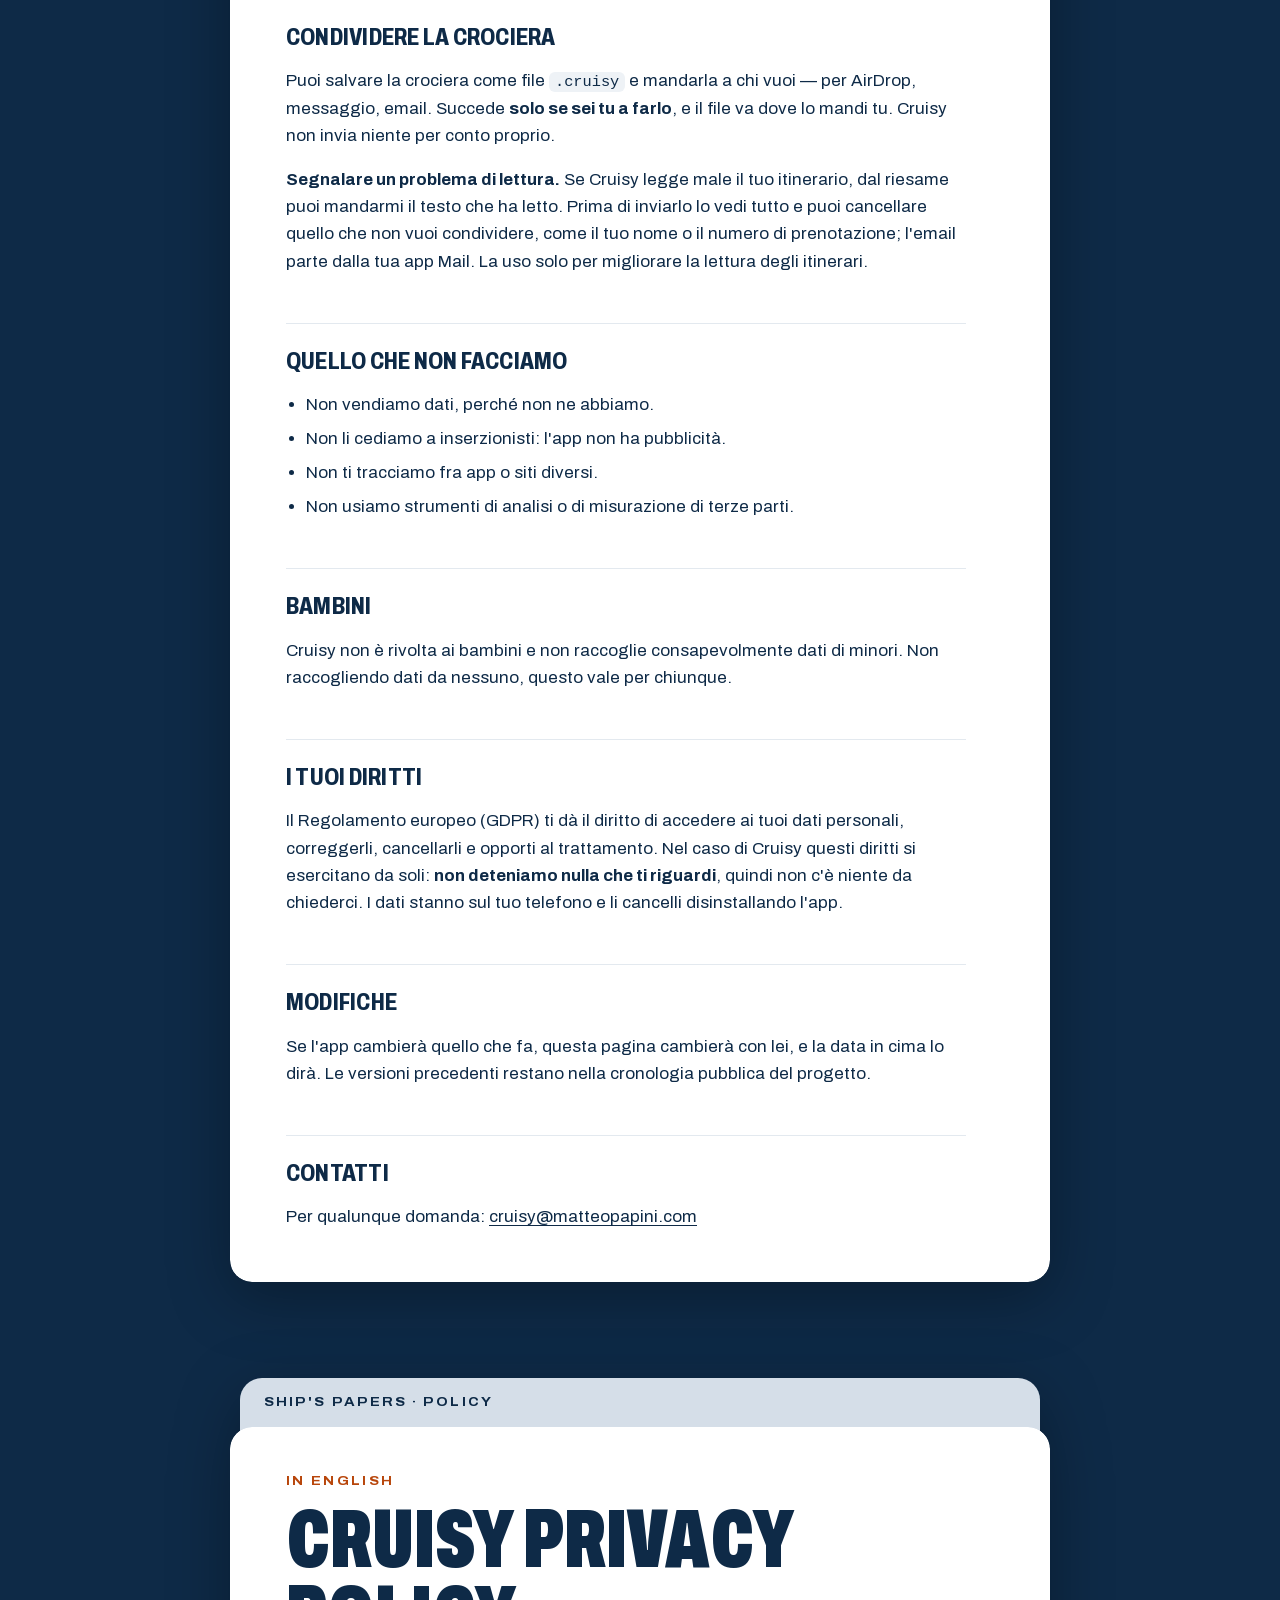
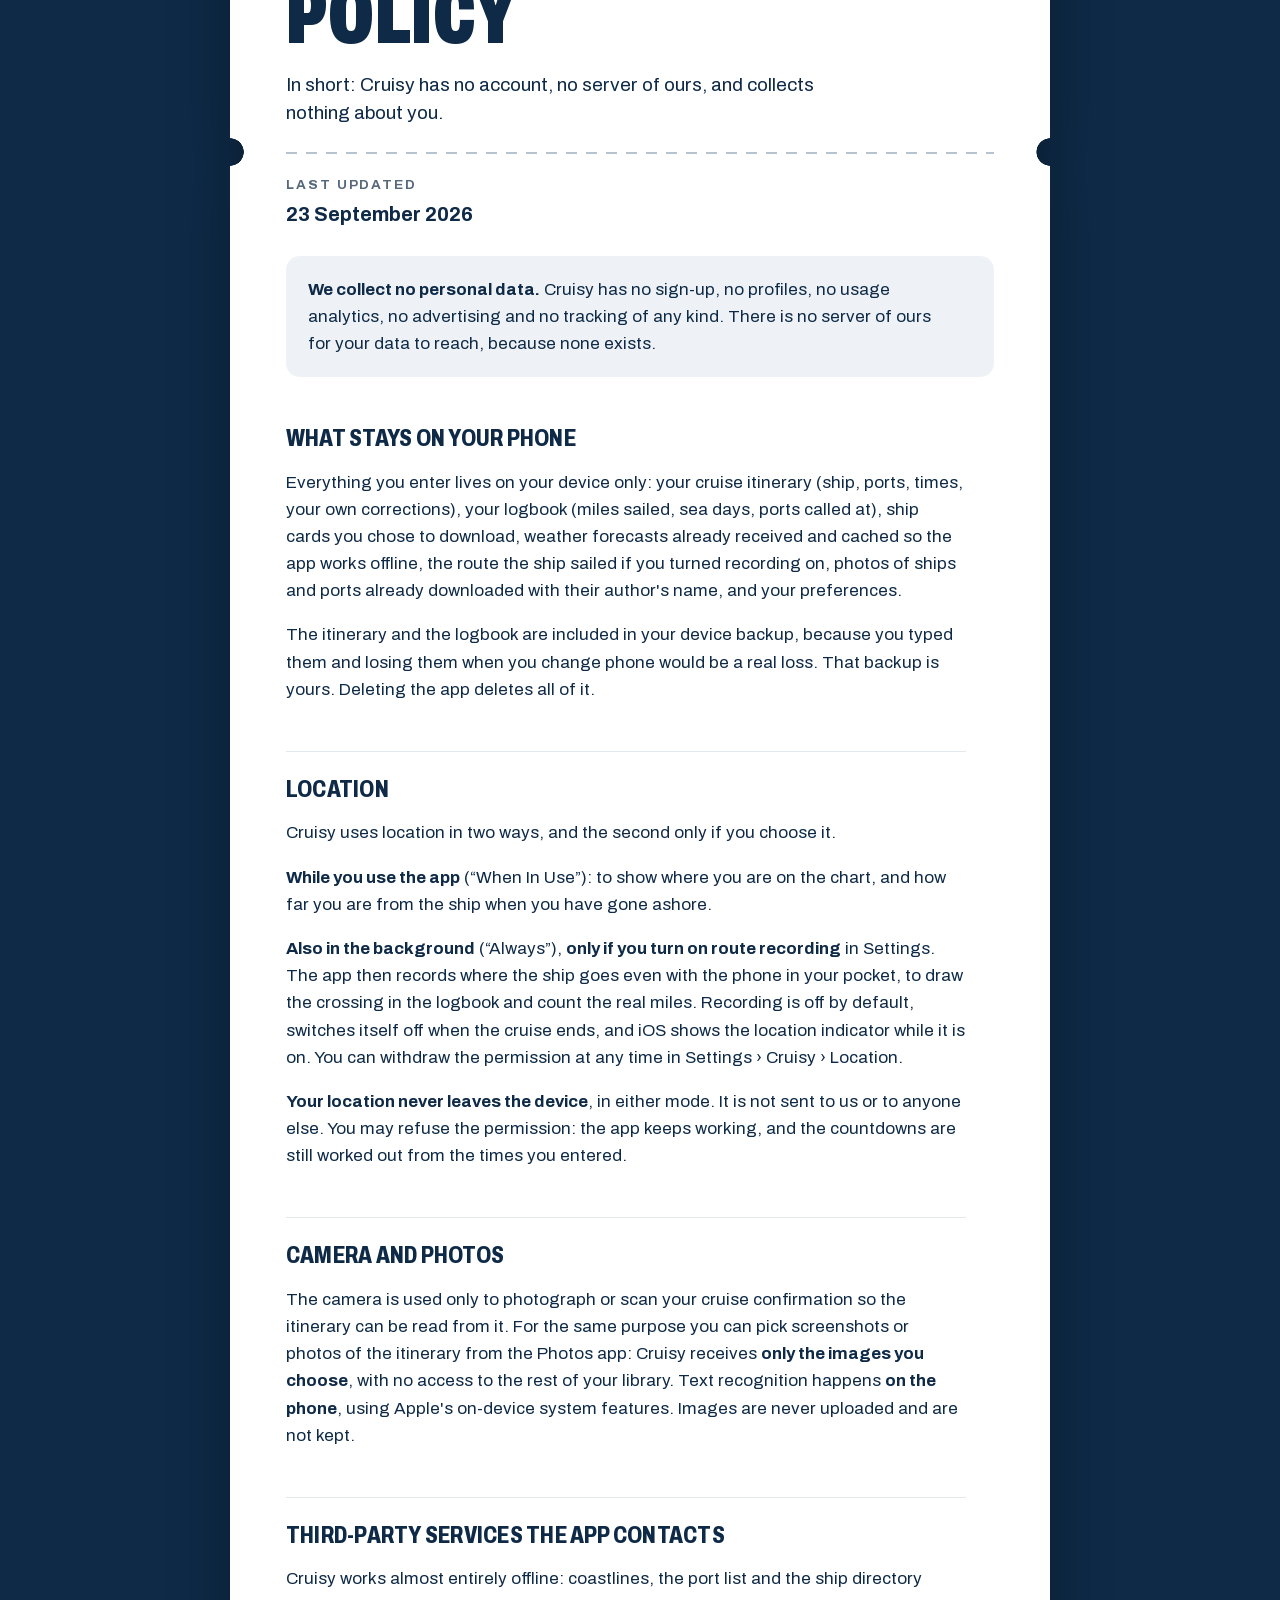
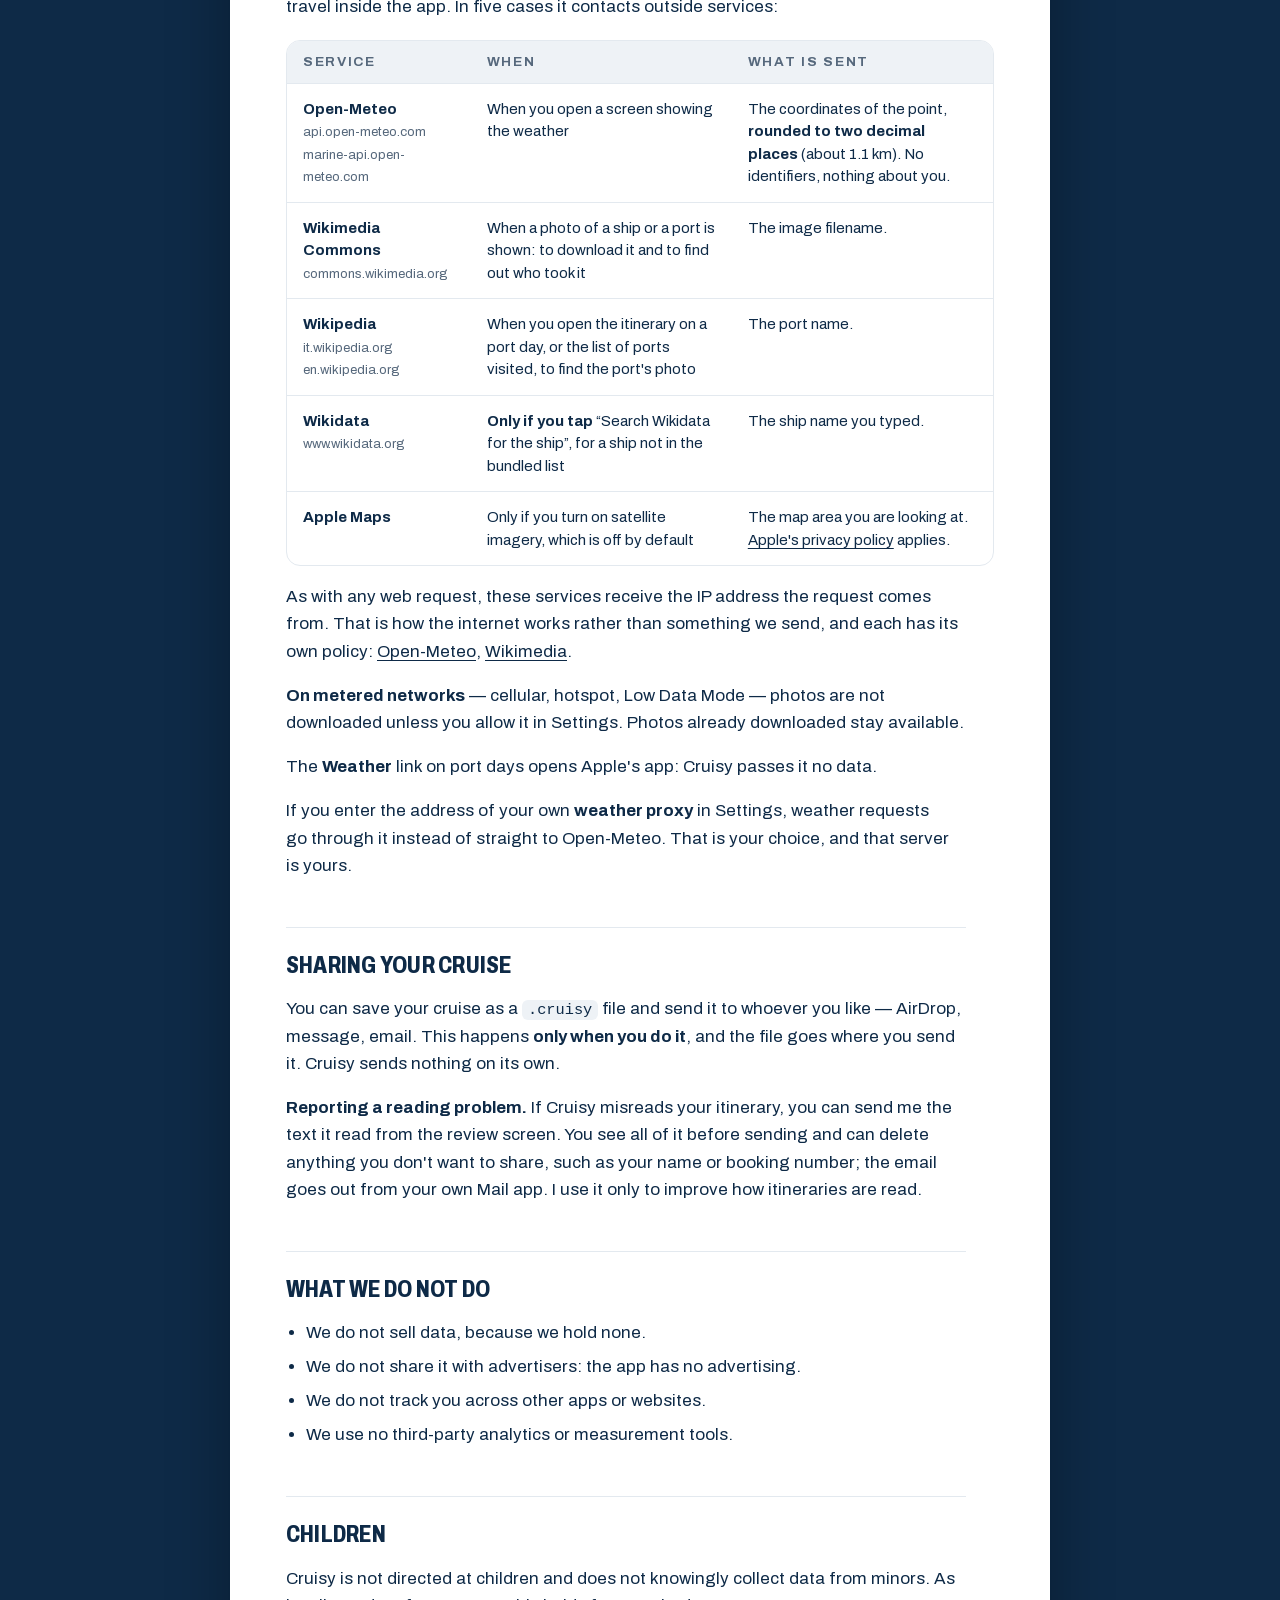
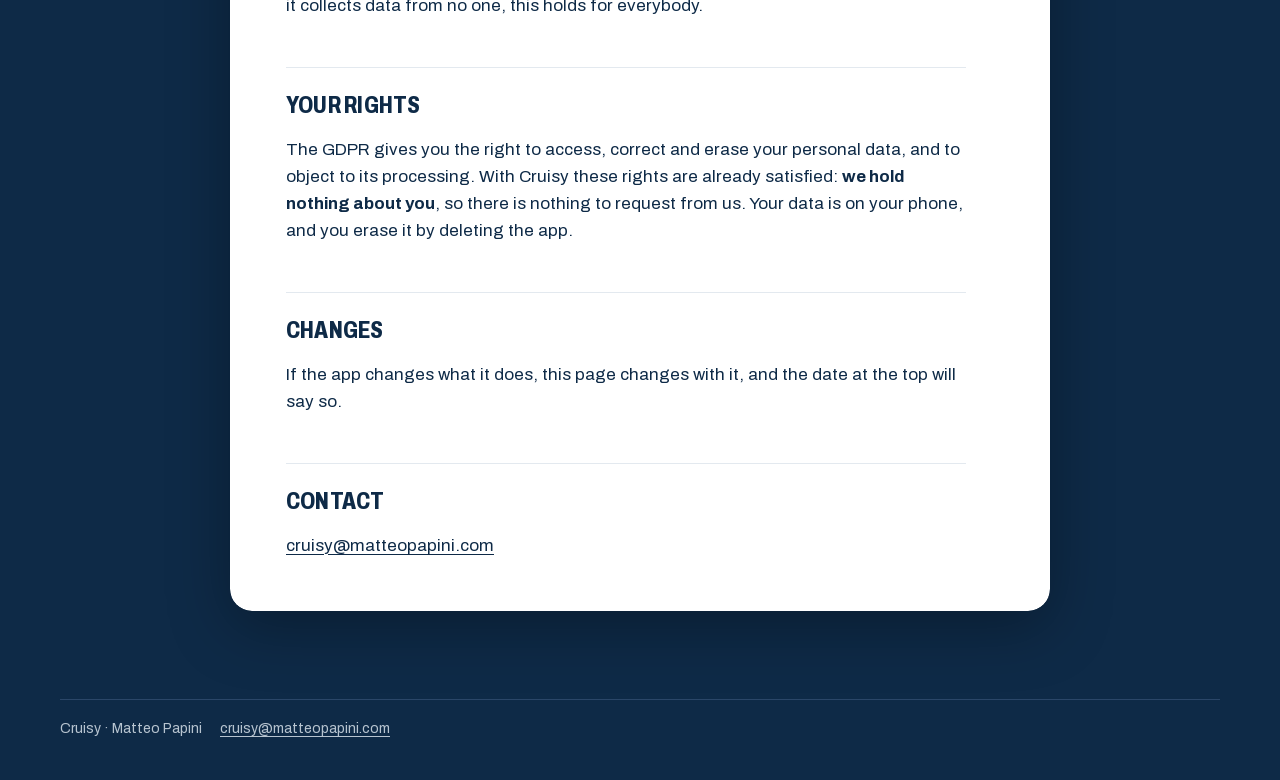
<file: docs/site/privacy.html>
<!doctype html>
<html lang="it">
<head>
<meta charset="utf-8">
<meta name="viewport" content="width=device-width, initial-scale=1">
<meta name="color-scheme" content="light dark">
<meta name="theme-color" content="#0E2A47" media="(prefers-color-scheme: light)">
<meta name="theme-color" content="#0A0E13" media="(prefers-color-scheme: dark)">
<title>Cruisy · Privacy</title>
<meta name="description" content="Informativa privacy di Cruisy: nessun account, nessun server, nessun dato raccolto.">
<link rel="icon" href="img/cruisy-icona.png">
<link rel="stylesheet" href="stile.css">
</head>
<body>
<div style="container-type:inline-size;background:light-dark(#0E2A47,#0A0E13);color:light-dark(#FFFFFF,#F2F5F8);font-family:Archivo,system-ui,sans-serif;font-size:1.0625rem;line-height:1.6;-webkit-font-smoothing:antialiased">
<div style="max-width:1160px;margin:0 auto;padding:0 clamp(12px,5cqi,48px) 40px">

<header style="display:flex;flex-wrap:wrap;align-items:center;justify-content:space-between;gap:12px 32px;padding:22px 0 8px">
  <a href="./" style="display:flex;align-items:center;gap:12px;text-decoration:none">
    <picture style="display:contents"><source srcset="img/cruisy-icona-scura.png" media="(prefers-color-scheme: dark)"><img src="img/cruisy-icona.png" alt="" width="44" height="44" style="display:block;width:44px;height:44px"></picture>
    <span style="font-stretch:75%;font-weight:800;font-size:1.625rem;letter-spacing:.02em;text-transform:uppercase;line-height:1">Cruisy</span>
  </a>
  <nav aria-label="Pagine" style="display:flex;flex-wrap:wrap;align-items:center;gap:4px 24px;font-weight:600;font-size:1rem">
    <a href="./" style="text-decoration:none;padding:8px 0;border-bottom:2px solid transparent">Home</a>
    <a href="privacy.html" aria-current="page" style="text-decoration:none;padding:8px 0;border-bottom:2px solid light-dark(#E4570F,#F07A3A)">Privacy</a>
    <a href="assistenza.html" style="text-decoration:none;padding:8px 0;border-bottom:2px solid transparent">Assistenza · Support</a>
    <a href="#english" lang="en" style="text-decoration:none;padding:5px 12px;border:1.5px solid light-dark(#5E7690,#3A4B60);border-radius:999px;font-stretch:112%;font-weight:700;font-size:.75rem;letter-spacing:.14em">EN ↓</a>
  </nav>
</header>

<main style="display:grid;grid-template-columns:minmax(0,1fr);gap:clamp(48px,8cqi,96px);padding-top:clamp(20px,5cqi,56px)">

<article style="width:100%;max-width:820px;margin:0 auto;filter:drop-shadow(0 16px 30px rgba(0,0,0,.3))">
  <div aria-hidden="true" style="margin:0 10px -26px;padding:14px 24px 40px;border-radius:22px 22px 0 0;background:light-dark(#D5DEE8,#19273A);color:light-dark(#0E2A47,#E1E7EE);font-stretch:112%;font-weight:700;font-size:.8125rem;letter-spacing:.16em;text-transform:uppercase;white-space:nowrap;overflow:hidden;text-overflow:ellipsis">Documento di bordo · Informativa</div>
  <div style="background:light-dark(#FFFFFF,#253A55);color:light-dark(#0E2A47,#F2F5F8);border-radius:22px 22px 0 0;padding:clamp(22px,5cqi,44px) clamp(18px,5cqi,56px) 26px;-webkit-mask:radial-gradient(circle 14px at 0 100%,#0000 13.5px,#000 14px) 0 0/51% 100% no-repeat,radial-gradient(circle 14px at 100% 100%,#0000 13.5px,#000 14px) 100% 0/51% 100% no-repeat;mask:radial-gradient(circle 14px at 0 100%,#0000 13.5px,#000 14px) 0 0/51% 100% no-repeat,radial-gradient(circle 14px at 100% 100%,#0000 13.5px,#000 14px) 100% 0/51% 100% no-repeat">
    <div style="display:flex;flex-wrap:wrap;align-items:flex-start;justify-content:space-between;gap:16px 24px">
      <div style="flex:1 1 280px;display:grid;gap:10px">
        <p style="margin:0;color:light-dark(#B8460B,#FF9B63);font-stretch:112%;font-weight:700;font-size:.8125rem;letter-spacing:.18em;text-transform:uppercase">Privacy</p>
        <h1 style="margin:0;font-stretch:62%;font-weight:900;font-size:clamp(3rem,8cqi,5.25rem);line-height:.9;text-transform:uppercase;text-wrap:balance">Privacy di Cruisy</h1>
      </div>
      <div aria-hidden="true" style="flex:none;width:clamp(96px,11cqi,124px);aspect-ratio:1;border-radius:50%;border:3px solid light-dark(#E4570F,#F07A3A);outline:1.5px solid light-dark(#E4570F,#F07A3A);outline-offset:-10px;display:grid;place-items:center;transform:rotate(-10deg);color:light-dark(#E4570F,#F07A3A);text-align:center;font-stretch:125%;font-weight:900;font-size:.8125rem;line-height:1.1;letter-spacing:.06em;text-transform:uppercase">Nessun<br>dato</div>
    </div>
    <p style="margin:18px 0 0;max-width:52ch;font-size:1.1875rem;line-height:1.45;text-wrap:pretty">In breve: Cruisy non ha un account, non ha un nostro server, e non raccoglie nulla di te.</p>
  </div>
  <div style="background:light-dark(#FFFFFF,#253A55);color:light-dark(#0E2A47,#F2F5F8);border-radius:0 0 22px 22px;padding:0 clamp(18px,5cqi,56px) clamp(28px,5cqi,52px);-webkit-mask:radial-gradient(circle 14px at 0 0,#0000 13.5px,#000 14px) 0 0/51% 100% no-repeat,radial-gradient(circle 14px at 100% 0,#0000 13.5px,#000 14px) 100% 0/51% 100% no-repeat;mask:radial-gradient(circle 14px at 0 0,#0000 13.5px,#000 14px) 0 0/51% 100% no-repeat,radial-gradient(circle 14px at 100% 0,#0000 13.5px,#000 14px) 100% 0/51% 100% no-repeat">
    <div aria-hidden="true" style="height:2px;background:repeating-linear-gradient(90deg,light-dark(#B7C4D0,#4E6583) 0 11px,transparent 11px 20px)"></div>
    <div style="display:grid;grid-template-columns:repeat(auto-fit,minmax(180px,1fr));gap:16px 24px;padding:22px 0 26px">
      <div>
        <p style="margin:0;color:light-dark(#56687C,#9FB0C3);font-stretch:112%;font-weight:700;font-size:.75rem;letter-spacing:.16em;text-transform:uppercase">Ultimo aggiornamento</p>
        <p style="margin:2px 0 0;font-weight:700;font-size:1.25rem">23 settembre 2026</p>
      </div>
      <div>
        <p style="margin:0;color:light-dark(#56687C,#9FB0C3);font-stretch:112%;font-weight:700;font-size:.75rem;letter-spacing:.16em;text-transform:uppercase">English version</p>
        <p style="margin:2px 0 0;font-weight:700;font-size:1.25rem"><a href="#english" lang="en">In English ↓</a></p>
      </div>
    </div>

    <div style="padding:20px 22px;border-radius:14px;background:light-dark(#EEF2F6,#2E4564)">
      <p style="margin:0;max-width:64ch;text-wrap:pretty"><strong>Non raccogliamo dati personali.</strong> Cruisy non ha registrazione, non ha profili, non ha statistiche d'uso, non ha pubblicità e non contiene strumenti di tracciamento. Non c'è nessun server nostro a cui i tuoi dati possano arrivare, perché non esiste.</p>
    </div>

    <div style="max-width:68ch;text-wrap:pretty">
      <h2 style="margin:2em 0 .5em;font-stretch:75%;font-weight:800;font-size:1.5rem;line-height:1.1;text-transform:uppercase;letter-spacing:.01em">Cosa resta sul telefono</h2>
      <p>Tutto quello che inserisci vive soltanto sul tuo dispositivo:</p>
      <ul style="padding-left:1.2em">
        <li><strong>l'itinerario della crociera</strong> — nave, porti, orari, correzioni che hai fatto tu;</li>
        <li><strong>il diario di bordo</strong> — miglia percorse, giorni di mare, porti toccati;</li>
        <li><strong>la rotta registrata</strong>, solo se accendi tu la registrazione: i punti di dove è passata la nave;</li>
        <li><strong>le foto</strong> di navi e porti già scaricate, tenute in cache con il nome del loro autore;</li>
        <li><strong>le schede delle navi</strong> scaricate su tua richiesta;</li>
        <li><strong>le previsioni meteo</strong> già ricevute, tenute in cache per funzionare senza rete;</li>
        <li><strong>le tue preferenze</strong> — unità di misura, indirizzo di un eventuale proxy meteo.</li>
      </ul>
      <p>Itinerario e diario rientrano nel backup del dispositivo, perché li hai scritti tu e perderli al cambio di telefono sarebbe un danno. Quel backup è tuo e resta sotto il tuo controllo. Cancellando l'app, tutto questo sparisce con lei.</p>

      <h2 style="margin:2em 0 .5em;padding-top:1em;border-top:1px solid light-dark(#E3E9EF,#35496A);font-stretch:75%;font-weight:800;font-size:1.5rem;line-height:1.1;text-transform:uppercase;letter-spacing:.01em">La posizione</h2>
      <p>Cruisy usa la posizione in due modi, e il secondo solo se lo scegli tu.</p>
      <p><strong>Mentre usi l'app</strong> («Quando l'app è in uso»): per mostrare dove sei sulla carta e quanto sei lontano dalla nave quando sei sceso a terra.</p>
      <p><strong>Anche in background</strong> («Sempre»), <strong>solo se accendi la registrazione della rotta</strong> nelle impostazioni. In quel caso l'app segna dove passa la nave anche col telefono in tasca, per disegnare la traversata nel diario e contare le miglia vere. La registrazione è spenta di serie, si spegne da sola quando la crociera finisce, e iOS mostra l'indicatore della posizione finché è accesa. Il permesso si può ritirare in qualunque momento da Impostazioni › Cruisy › Posizione.</p>
      <p><strong>La tua posizione non lascia mai il dispositivo</strong>, in nessuno dei due modi. Non viene inviata a noi né a nessun altro. Puoi negare il permesso: l'app continua a funzionare, e i countdown si calcolano comunque dagli orari che hai inserito.</p>

      <h2 style="margin:2em 0 .5em;padding-top:1em;border-top:1px solid light-dark(#E3E9EF,#35496A);font-stretch:75%;font-weight:800;font-size:1.5rem;line-height:1.1;text-transform:uppercase;letter-spacing:.01em">La fotocamera e le foto</h2>
      <p>La fotocamera serve solo a fotografare o scansionare la conferma della crociera, per ricavarne l'itinerario. Allo stesso scopo puoi scegliere dall'app Foto degli screenshot o delle foto dell'itinerario: Cruisy riceve <strong>solo le immagini che scegli tu</strong>, senza accesso al resto della libreria. Il riconoscimento del testo avviene <strong>sul telefono</strong>, con le funzioni di sistema di Apple. Le immagini non vengono inviate da nessuna parte e non vengono conservate.</p>

      <h2 style="margin:2em 0 .5em;padding-top:1em;border-top:1px solid light-dark(#E3E9EF,#35496A);font-stretch:75%;font-weight:800;font-size:1.5rem;line-height:1.1;text-transform:uppercase;letter-spacing:.01em">I servizi esterni che l'app contatta</h2>
      <p>Cruisy funziona quasi interamente senza rete: le coste, l'elenco dei porti e la scheda delle navi viaggiano dentro l'app. In cinque casi però contatta servizi di terzi. Ecco esattamente quali, quando, e che cosa parte:</p>
    </div>

    <div role="region" aria-label="Servizi esterni" tabindex="0" style="overflow-x:auto;margin:20px 0 8px;border:1px solid light-dark(#E3E9EF,#35496A);border-radius:14px">
      <table style="width:100%;min-width:620px;border-collapse:collapse;font-size:.9375rem;line-height:1.5">
        <thead><tr style="background:light-dark(#EEF2F6,#2E4564)">
          <th scope="col" style="text-align:left;padding:12px 16px;width:26%;color:light-dark(#56687C,#9FB0C3);font-stretch:112%;font-weight:700;font-size:.75rem;letter-spacing:.14em;text-transform:uppercase">Servizio</th>
          <th scope="col" style="text-align:left;padding:12px 16px;width:37%;color:light-dark(#56687C,#9FB0C3);font-stretch:112%;font-weight:700;font-size:.75rem;letter-spacing:.14em;text-transform:uppercase">Quando</th>
          <th scope="col" style="text-align:left;padding:12px 16px;color:light-dark(#56687C,#9FB0C3);font-stretch:112%;font-weight:700;font-size:.75rem;letter-spacing:.14em;text-transform:uppercase">Che cosa viene inviato</th>
        </tr></thead>
        <tbody>
        <tr>
          <td style="padding:14px 16px;vertical-align:top;border-top:1px solid light-dark(#E3E9EF,#35496A)"><strong>Open-Meteo</strong><br><span style="color:light-dark(#56687C,#9FB0C3);font-size:.8125rem">api.open-meteo.com<br>marine-api.open-meteo.com</span></td>
          <td style="padding:14px 16px;vertical-align:top;border-top:1px solid light-dark(#E3E9EF,#35496A)">Quando apri una schermata che mostra il meteo</td>
          <td style="padding:14px 16px;vertical-align:top;border-top:1px solid light-dark(#E3E9EF,#35496A)">Le coordinate del punto, <strong>arrotondate a due decimali</strong> (circa 1,1 km). Nessun identificativo, nessun dato tuo.</td>
        </tr>
        <tr>
          <td style="padding:14px 16px;vertical-align:top;border-top:1px solid light-dark(#E3E9EF,#35496A)"><strong>Wikimedia Commons</strong><br><span style="color:light-dark(#56687C,#9FB0C3);font-size:.8125rem">commons.wikimedia.org</span></td>
          <td style="padding:14px 16px;vertical-align:top;border-top:1px solid light-dark(#E3E9EF,#35496A)">Quando si mostra la foto di una nave o di un porto: per scaricarla e per sapere chi l'ha scattata</td>
          <td style="padding:14px 16px;vertical-align:top;border-top:1px solid light-dark(#E3E9EF,#35496A)">Il nome del file dell'immagine.</td>
        </tr>
        <tr>
          <td style="padding:14px 16px;vertical-align:top;border-top:1px solid light-dark(#E3E9EF,#35496A)"><strong>Wikipedia</strong><br><span style="color:light-dark(#56687C,#9FB0C3);font-size:.8125rem">it.wikipedia.org<br>en.wikipedia.org</span></td>
          <td style="padding:14px 16px;vertical-align:top;border-top:1px solid light-dark(#E3E9EF,#35496A)">Quando apri l'itinerario nel giorno di uno scalo, o la schermata dei porti toccati, per trovare la foto del porto</td>
          <td style="padding:14px 16px;vertical-align:top;border-top:1px solid light-dark(#E3E9EF,#35496A)">Il nome del porto.</td>
        </tr>
        <tr>
          <td style="padding:14px 16px;vertical-align:top;border-top:1px solid light-dark(#E3E9EF,#35496A)"><strong>Wikidata</strong><br><span style="color:light-dark(#56687C,#9FB0C3);font-size:.8125rem">www.wikidata.org</span></td>
          <td style="padding:14px 16px;vertical-align:top;border-top:1px solid light-dark(#E3E9EF,#35496A)"><strong>Solo se tocchi tu</strong> «Cerca nave su Wikidata», per una nave che non è nell'elenco incluso nell'app</td>
          <td style="padding:14px 16px;vertical-align:top;border-top:1px solid light-dark(#E3E9EF,#35496A)">Il nome della nave che hai scritto.</td>
        </tr>
        <tr>
          <td style="padding:14px 16px;vertical-align:top;border-top:1px solid light-dark(#E3E9EF,#35496A)"><strong>Mappe di Apple</strong></td>
          <td style="padding:14px 16px;vertical-align:top;border-top:1px solid light-dark(#E3E9EF,#35496A)">Solo se attivi tu la vista satellitare, che di serie è spenta</td>
          <td style="padding:14px 16px;vertical-align:top;border-top:1px solid light-dark(#E3E9EF,#35496A)">L'area di mappa che stai guardando. Si applica la <a href="https://www.apple.com/legal/privacy/">privacy policy di Apple</a>.</td>
        </tr>
        </tbody>
      </table>
    </div>

    <div style="max-width:68ch;text-wrap:pretty">
      <p>Come in qualunque richiesta a un sito, questi servizi ricevono l'indirizzo IP da cui la richiesta parte. È inevitabile per il funzionamento della rete, non è qualcosa che inviamo noi, e ciascuno di essi ha una propria informativa: <a href="https://open-meteo.com/en/terms">Open-Meteo</a>, <a href="https://foundation.wikimedia.org/wiki/Policy:Privacy_policy">Wikimedia</a>.</p>
      <p><strong>Su rete a consumo</strong> — rete cellulare, hotspot, Risparmio dati — le foto non si scaricano, a meno che tu non lo permetta nelle impostazioni. Quelle già scaricate restano.</p>
      <p>Il collegamento a <strong>Meteo</strong> nei giorni in porto apre l'app di Apple: Cruisy non le passa nessun dato.</p>
      <p>Se nelle impostazioni indichi l'indirizzo di un <strong>proxy meteo</strong> tuo, le richieste del meteo passano da lì invece che direttamente da Open-Meteo. È una scelta tua, e quel server è tuo.</p>

      <h2 style="margin:2em 0 .5em;padding-top:1em;border-top:1px solid light-dark(#E3E9EF,#35496A);font-stretch:75%;font-weight:800;font-size:1.5rem;line-height:1.1;text-transform:uppercase;letter-spacing:.01em">Condividere la crociera</h2>
      <p>Puoi salvare la crociera come file <code style="font-family:ui-monospace,Menlo,monospace;font-size:.9em;padding:1px 6px;border-radius:6px;background:light-dark(#EEF2F6,#2E4564)">.cruisy</code> e mandarla a chi vuoi — per AirDrop, messaggio, email. Succede <strong>solo se sei tu a farlo</strong>, e il file va dove lo mandi tu. Cruisy non invia niente per conto proprio.</p>
      <p><strong>Segnalare un problema di lettura.</strong> Se Cruisy legge male il tuo itinerario, dal riesame puoi mandarmi il testo che ha letto. Prima di inviarlo lo vedi tutto e puoi cancellare quello che non vuoi condividere, come il tuo nome o il numero di prenotazione; l'email parte dalla tua app Mail. La uso solo per migliorare la lettura degli itinerari.</p>

      <h2 style="margin:2em 0 .5em;padding-top:1em;border-top:1px solid light-dark(#E3E9EF,#35496A);font-stretch:75%;font-weight:800;font-size:1.5rem;line-height:1.1;text-transform:uppercase;letter-spacing:.01em">Quello che non facciamo</h2>
      <ul style="padding-left:1.2em">
        <li>Non vendiamo dati, perché non ne abbiamo.</li>
        <li>Non li cediamo a inserzionisti: l'app non ha pubblicità.</li>
        <li>Non ti tracciamo fra app o siti diversi.</li>
        <li>Non usiamo strumenti di analisi o di misurazione di terze parti.</li>
      </ul>

      <h2 style="margin:2em 0 .5em;padding-top:1em;border-top:1px solid light-dark(#E3E9EF,#35496A);font-stretch:75%;font-weight:800;font-size:1.5rem;line-height:1.1;text-transform:uppercase;letter-spacing:.01em">Bambini</h2>
      <p>Cruisy non è rivolta ai bambini e non raccoglie consapevolmente dati di minori. Non raccogliendo dati da nessuno, questo vale per chiunque.</p>

      <h2 style="margin:2em 0 .5em;padding-top:1em;border-top:1px solid light-dark(#E3E9EF,#35496A);font-stretch:75%;font-weight:800;font-size:1.5rem;line-height:1.1;text-transform:uppercase;letter-spacing:.01em">I tuoi diritti</h2>
      <p>Il Regolamento europeo (GDPR) ti dà il diritto di accedere ai tuoi dati personali, correggerli, cancellarli e opporti al trattamento. Nel caso di Cruisy questi diritti si esercitano da soli: <strong>non deteniamo nulla che ti riguardi</strong>, quindi non c'è niente da chiederci. I dati stanno sul tuo telefono e li cancelli disinstallando l'app.</p>

      <h2 style="margin:2em 0 .5em;padding-top:1em;border-top:1px solid light-dark(#E3E9EF,#35496A);font-stretch:75%;font-weight:800;font-size:1.5rem;line-height:1.1;text-transform:uppercase;letter-spacing:.01em">Modifiche</h2>
      <p>Se l'app cambierà quello che fa, questa pagina cambierà con lei, e la data in cima lo dirà. Le versioni precedenti restano nella cronologia pubblica del progetto.</p>

      <h2 style="margin:2em 0 .5em;padding-top:1em;border-top:1px solid light-dark(#E3E9EF,#35496A);font-stretch:75%;font-weight:800;font-size:1.5rem;line-height:1.1;text-transform:uppercase;letter-spacing:.01em">Contatti</h2>
      <p style="margin-bottom:0">Per qualunque domanda: <a href="mailto:cruisy@matteopapini.com">cruisy@matteopapini.com</a></p>
    </div>
  </div>
</article>

<article id="english" lang="en" style="width:100%;max-width:820px;margin:0 auto;filter:drop-shadow(0 16px 30px rgba(0,0,0,.3))">
  <div aria-hidden="true" style="margin:0 10px -26px;padding:14px 24px 40px;border-radius:22px 22px 0 0;background:light-dark(#D5DEE8,#19273A);color:light-dark(#0E2A47,#E1E7EE);font-stretch:112%;font-weight:700;font-size:.8125rem;letter-spacing:.16em;text-transform:uppercase;white-space:nowrap;overflow:hidden;text-overflow:ellipsis">Ship's papers · Policy</div>
  <div style="background:light-dark(#FFFFFF,#253A55);color:light-dark(#0E2A47,#F2F5F8);border-radius:22px 22px 0 0;padding:clamp(22px,5cqi,44px) clamp(18px,5cqi,56px) 26px;-webkit-mask:radial-gradient(circle 14px at 0 100%,#0000 13.5px,#000 14px) 0 0/51% 100% no-repeat,radial-gradient(circle 14px at 100% 100%,#0000 13.5px,#000 14px) 100% 0/51% 100% no-repeat;mask:radial-gradient(circle 14px at 0 100%,#0000 13.5px,#000 14px) 0 0/51% 100% no-repeat,radial-gradient(circle 14px at 100% 100%,#0000 13.5px,#000 14px) 100% 0/51% 100% no-repeat">
    <div style="display:grid;gap:10px">
      <p style="margin:0;color:light-dark(#B8460B,#FF9B63);font-stretch:112%;font-weight:700;font-size:.8125rem;letter-spacing:.18em;text-transform:uppercase">In English</p>
      <h1 style="margin:0;font-stretch:62%;font-weight:900;font-size:clamp(3rem,8cqi,5.25rem);line-height:.9;text-transform:uppercase;text-wrap:balance">Cruisy Privacy Policy</h1>
    </div>
    <p style="margin:18px 0 0;max-width:52ch;font-size:1.1875rem;line-height:1.45;text-wrap:pretty">In short: Cruisy has no account, no server of ours, and collects nothing about you.</p>
  </div>
  <div style="background:light-dark(#FFFFFF,#253A55);color:light-dark(#0E2A47,#F2F5F8);border-radius:0 0 22px 22px;padding:0 clamp(18px,5cqi,56px) clamp(28px,5cqi,52px);-webkit-mask:radial-gradient(circle 14px at 0 0,#0000 13.5px,#000 14px) 0 0/51% 100% no-repeat,radial-gradient(circle 14px at 100% 0,#0000 13.5px,#000 14px) 100% 0/51% 100% no-repeat;mask:radial-gradient(circle 14px at 0 0,#0000 13.5px,#000 14px) 0 0/51% 100% no-repeat,radial-gradient(circle 14px at 100% 0,#0000 13.5px,#000 14px) 100% 0/51% 100% no-repeat">
    <div aria-hidden="true" style="height:2px;background:repeating-linear-gradient(90deg,light-dark(#B7C4D0,#4E6583) 0 11px,transparent 11px 20px)"></div>
    <div style="padding:22px 0 26px">
      <p style="margin:0;color:light-dark(#56687C,#9FB0C3);font-stretch:112%;font-weight:700;font-size:.75rem;letter-spacing:.16em;text-transform:uppercase">Last updated</p>
      <p style="margin:2px 0 0;font-weight:700;font-size:1.25rem">23 September 2026</p>
    </div>

    <div style="padding:20px 22px;border-radius:14px;background:light-dark(#EEF2F6,#2E4564)">
      <p style="margin:0;max-width:64ch;text-wrap:pretty"><strong>We collect no personal data.</strong> Cruisy has no sign-up, no profiles, no usage analytics, no advertising and no tracking of any kind. There is no server of ours for your data to reach, because none exists.</p>
    </div>

    <div style="max-width:68ch;text-wrap:pretty">
      <h2 style="margin:2em 0 .5em;font-stretch:75%;font-weight:800;font-size:1.5rem;line-height:1.1;text-transform:uppercase;letter-spacing:.01em">What stays on your phone</h2>
      <p>Everything you enter lives on your device only: your cruise itinerary (ship, ports, times, your own corrections), your logbook (miles sailed, sea days, ports called at), ship cards you chose to download, weather forecasts already received and cached so the app works offline, the route the ship sailed if you turned recording on, photos of ships and ports already downloaded with their author's name, and your preferences.</p>
      <p>The itinerary and the logbook are included in your device backup, because you typed them and losing them when you change phone would be a real loss. That backup is yours. Deleting the app deletes all of it.</p>

      <h2 style="margin:2em 0 .5em;padding-top:1em;border-top:1px solid light-dark(#E3E9EF,#35496A);font-stretch:75%;font-weight:800;font-size:1.5rem;line-height:1.1;text-transform:uppercase;letter-spacing:.01em">Location</h2>
      <p>Cruisy uses location in two ways, and the second only if you choose it.</p>
      <p><strong>While you use the app</strong> (“When In Use”): to show where you are on the chart, and how far you are from the ship when you have gone ashore.</p>
      <p><strong>Also in the background</strong> (“Always”), <strong>only if you turn on route recording</strong> in Settings. The app then records where the ship goes even with the phone in your pocket, to draw the crossing in the logbook and count the real miles. Recording is off by default, switches itself off when the cruise ends, and iOS shows the location indicator while it is on. You can withdraw the permission at any time in Settings › Cruisy › Location.</p>
      <p><strong>Your location never leaves the device</strong>, in either mode. It is not sent to us or to anyone else. You may refuse the permission: the app keeps working, and the countdowns are still worked out from the times you entered.</p>

      <h2 style="margin:2em 0 .5em;padding-top:1em;border-top:1px solid light-dark(#E3E9EF,#35496A);font-stretch:75%;font-weight:800;font-size:1.5rem;line-height:1.1;text-transform:uppercase;letter-spacing:.01em">Camera and photos</h2>
      <p>The camera is used only to photograph or scan your cruise confirmation so the itinerary can be read from it. For the same purpose you can pick screenshots or photos of the itinerary from the Photos app: Cruisy receives <strong>only the images you choose</strong>, with no access to the rest of your library. Text recognition happens <strong>on the phone</strong>, using Apple's on-device system features. Images are never uploaded and are not kept.</p>

      <h2 style="margin:2em 0 .5em;padding-top:1em;border-top:1px solid light-dark(#E3E9EF,#35496A);font-stretch:75%;font-weight:800;font-size:1.5rem;line-height:1.1;text-transform:uppercase;letter-spacing:.01em">Third-party services the app contacts</h2>
      <p>Cruisy works almost entirely offline: coastlines, the port list and the ship directory travel inside the app. In five cases it contacts outside services:</p>
    </div>

    <div role="region" aria-label="Third-party services" tabindex="0" style="overflow-x:auto;margin:20px 0 8px;border:1px solid light-dark(#E3E9EF,#35496A);border-radius:14px">
      <table style="width:100%;min-width:620px;border-collapse:collapse;font-size:.9375rem;line-height:1.5">
        <thead><tr style="background:light-dark(#EEF2F6,#2E4564)">
          <th scope="col" style="text-align:left;padding:12px 16px;width:26%;color:light-dark(#56687C,#9FB0C3);font-stretch:112%;font-weight:700;font-size:.75rem;letter-spacing:.14em;text-transform:uppercase">Service</th>
          <th scope="col" style="text-align:left;padding:12px 16px;width:37%;color:light-dark(#56687C,#9FB0C3);font-stretch:112%;font-weight:700;font-size:.75rem;letter-spacing:.14em;text-transform:uppercase">When</th>
          <th scope="col" style="text-align:left;padding:12px 16px;color:light-dark(#56687C,#9FB0C3);font-stretch:112%;font-weight:700;font-size:.75rem;letter-spacing:.14em;text-transform:uppercase">What is sent</th>
        </tr></thead>
        <tbody>
        <tr>
          <td style="padding:14px 16px;vertical-align:top;border-top:1px solid light-dark(#E3E9EF,#35496A)"><strong>Open-Meteo</strong><br><span style="color:light-dark(#56687C,#9FB0C3);font-size:.8125rem">api.open-meteo.com<br>marine-api.open-meteo.com</span></td>
          <td style="padding:14px 16px;vertical-align:top;border-top:1px solid light-dark(#E3E9EF,#35496A)">When you open a screen showing the weather</td>
          <td style="padding:14px 16px;vertical-align:top;border-top:1px solid light-dark(#E3E9EF,#35496A)">The coordinates of the point, <strong>rounded to two decimal places</strong> (about 1.1 km). No identifiers, nothing about you.</td>
        </tr>
        <tr>
          <td style="padding:14px 16px;vertical-align:top;border-top:1px solid light-dark(#E3E9EF,#35496A)"><strong>Wikimedia Commons</strong><br><span style="color:light-dark(#56687C,#9FB0C3);font-size:.8125rem">commons.wikimedia.org</span></td>
          <td style="padding:14px 16px;vertical-align:top;border-top:1px solid light-dark(#E3E9EF,#35496A)">When a photo of a ship or a port is shown: to download it and to find out who took it</td>
          <td style="padding:14px 16px;vertical-align:top;border-top:1px solid light-dark(#E3E9EF,#35496A)">The image filename.</td>
        </tr>
        <tr>
          <td style="padding:14px 16px;vertical-align:top;border-top:1px solid light-dark(#E3E9EF,#35496A)"><strong>Wikipedia</strong><br><span style="color:light-dark(#56687C,#9FB0C3);font-size:.8125rem">it.wikipedia.org<br>en.wikipedia.org</span></td>
          <td style="padding:14px 16px;vertical-align:top;border-top:1px solid light-dark(#E3E9EF,#35496A)">When you open the itinerary on a port day, or the list of ports visited, to find the port's photo</td>
          <td style="padding:14px 16px;vertical-align:top;border-top:1px solid light-dark(#E3E9EF,#35496A)">The port name.</td>
        </tr>
        <tr>
          <td style="padding:14px 16px;vertical-align:top;border-top:1px solid light-dark(#E3E9EF,#35496A)"><strong>Wikidata</strong><br><span style="color:light-dark(#56687C,#9FB0C3);font-size:.8125rem">www.wikidata.org</span></td>
          <td style="padding:14px 16px;vertical-align:top;border-top:1px solid light-dark(#E3E9EF,#35496A)"><strong>Only if you tap</strong> “Search Wikidata for the ship”, for a ship not in the bundled list</td>
          <td style="padding:14px 16px;vertical-align:top;border-top:1px solid light-dark(#E3E9EF,#35496A)">The ship name you typed.</td>
        </tr>
        <tr>
          <td style="padding:14px 16px;vertical-align:top;border-top:1px solid light-dark(#E3E9EF,#35496A)"><strong>Apple Maps</strong></td>
          <td style="padding:14px 16px;vertical-align:top;border-top:1px solid light-dark(#E3E9EF,#35496A)">Only if you turn on satellite imagery, which is off by default</td>
          <td style="padding:14px 16px;vertical-align:top;border-top:1px solid light-dark(#E3E9EF,#35496A)">The map area you are looking at. <a href="https://www.apple.com/legal/privacy/">Apple's privacy policy</a> applies.</td>
        </tr>
        </tbody>
      </table>
    </div>

    <div style="max-width:68ch;text-wrap:pretty">
      <p>As with any web request, these services receive the IP address the request comes from. That is how the internet works rather than something we send, and each has its own policy: <a href="https://open-meteo.com/en/terms">Open-Meteo</a>, <a href="https://foundation.wikimedia.org/wiki/Policy:Privacy_policy">Wikimedia</a>.</p>
      <p><strong>On metered networks</strong> — cellular, hotspot, Low Data Mode — photos are not downloaded unless you allow it in Settings. Photos already downloaded stay available.</p>
      <p>The <strong>Weather</strong> link on port days opens Apple's app: Cruisy passes it no data.</p>
      <p>If you enter the address of your own <strong>weather proxy</strong> in Settings, weather requests go through it instead of straight to Open-Meteo. That is your choice, and that server is yours.</p>

      <h2 style="margin:2em 0 .5em;padding-top:1em;border-top:1px solid light-dark(#E3E9EF,#35496A);font-stretch:75%;font-weight:800;font-size:1.5rem;line-height:1.1;text-transform:uppercase;letter-spacing:.01em">Sharing your cruise</h2>
      <p>You can save your cruise as a <code style="font-family:ui-monospace,Menlo,monospace;font-size:.9em;padding:1px 6px;border-radius:6px;background:light-dark(#EEF2F6,#2E4564)">.cruisy</code> file and send it to whoever you like — AirDrop, message, email. This happens <strong>only when you do it</strong>, and the file goes where you send it. Cruisy sends nothing on its own.</p>
      <p><strong>Reporting a reading problem.</strong> If Cruisy misreads your itinerary, you can send me the text it read from the review screen. You see all of it before sending and can delete anything you don't want to share, such as your name or booking number; the email goes out from your own Mail app. I use it only to improve how itineraries are read.</p>

      <h2 style="margin:2em 0 .5em;padding-top:1em;border-top:1px solid light-dark(#E3E9EF,#35496A);font-stretch:75%;font-weight:800;font-size:1.5rem;line-height:1.1;text-transform:uppercase;letter-spacing:.01em">What we do not do</h2>
      <ul style="padding-left:1.2em">
        <li>We do not sell data, because we hold none.</li>
        <li>We do not share it with advertisers: the app has no advertising.</li>
        <li>We do not track you across other apps or websites.</li>
        <li>We use no third-party analytics or measurement tools.</li>
      </ul>

      <h2 style="margin:2em 0 .5em;padding-top:1em;border-top:1px solid light-dark(#E3E9EF,#35496A);font-stretch:75%;font-weight:800;font-size:1.5rem;line-height:1.1;text-transform:uppercase;letter-spacing:.01em">Children</h2>
      <p>Cruisy is not directed at children and does not knowingly collect data from minors. As it collects data from no one, this holds for everybody.</p>

      <h2 style="margin:2em 0 .5em;padding-top:1em;border-top:1px solid light-dark(#E3E9EF,#35496A);font-stretch:75%;font-weight:800;font-size:1.5rem;line-height:1.1;text-transform:uppercase;letter-spacing:.01em">Your rights</h2>
      <p>The GDPR gives you the right to access, correct and erase your personal data, and to object to its processing. With Cruisy these rights are already satisfied: <strong>we hold nothing about you</strong>, so there is nothing to request from us. Your data is on your phone, and you erase it by deleting the app.</p>

      <h2 style="margin:2em 0 .5em;padding-top:1em;border-top:1px solid light-dark(#E3E9EF,#35496A);font-stretch:75%;font-weight:800;font-size:1.5rem;line-height:1.1;text-transform:uppercase;letter-spacing:.01em">Changes</h2>
      <p>If the app changes what it does, this page changes with it, and the date at the top will say so.</p>

      <h2 style="margin:2em 0 .5em;padding-top:1em;border-top:1px solid light-dark(#E3E9EF,#35496A);font-stretch:75%;font-weight:800;font-size:1.5rem;line-height:1.1;text-transform:uppercase;letter-spacing:.01em">Contact</h2>
      <p style="margin-bottom:0"><a href="mailto:cruisy@matteopapini.com">cruisy@matteopapini.com</a></p>
    </div>
  </div>
</article>
</main>

<footer style="margin-top:clamp(48px,7cqi,88px);padding-top:18px;border-top:1px solid light-dark(#2A4668,#1F2A38);display:flex;flex-wrap:wrap;gap:6px 18px;color:light-dark(#B7C4D0,#9AA7B6);font-size:.875rem">
  <span>Cruisy · Matteo Papini</span>
  <a href="mailto:cruisy@matteopapini.com">cruisy@matteopapini.com</a>
</footer>
</div>
</div>
</body>
</html>
</file>
<file: docs/site/stile.css>
@font-face{font-family:"Archivo";src:url("fonts/Archivo-latin.woff2") format("woff2");font-weight:100 900;font-stretch:62% 125%;font-display:swap;unicode-range:U+0000-00FF,U+0131,U+0152-0153,U+02BB-02BC,U+02C6,U+02DA,U+02DC,U+2000-206F,U+20AC,U+2122,U+2191,U+2193,U+2212,U+2215,U+FEFF,U+FFFD}
@font-face{font-family:"Archivo";src:url("fonts/Archivo-latin-ext.woff2") format("woff2");font-weight:100 900;font-stretch:62% 125%;font-display:swap;unicode-range:U+0100-02BA,U+02BD-02C5,U+02C7-02CC,U+02CE-02D7,U+02DD-02FF,U+1E00-1E9F,U+20A0-20AB,U+20AD-20C0,U+2C60-2C7F,U+A720-A7FF}
:root{color-scheme:light dark;background:light-dark(#0E2A47,#0A0E13)}
html,body{margin:0}
a{color:inherit;text-decoration-thickness:1px;text-underline-offset:.2em}
a:hover{text-decoration-thickness:2px;text-decoration-color:light-dark(#E4570F,#F07A3A)}
a:focus-visible,summary:focus-visible,[tabindex]:focus-visible{outline:2px solid light-dark(#E4570F,#F07A3A);outline-offset:3px;border-radius:4px}
li{margin:.4em 0}
summary::-webkit-details-marker{display:none}
details[open] > summary > span[aria-hidden]{transform:rotate(45deg)}
@media (prefers-reduced-motion:no-preference){summary > span[aria-hidden]{transition:transform .2s}}
</file>
